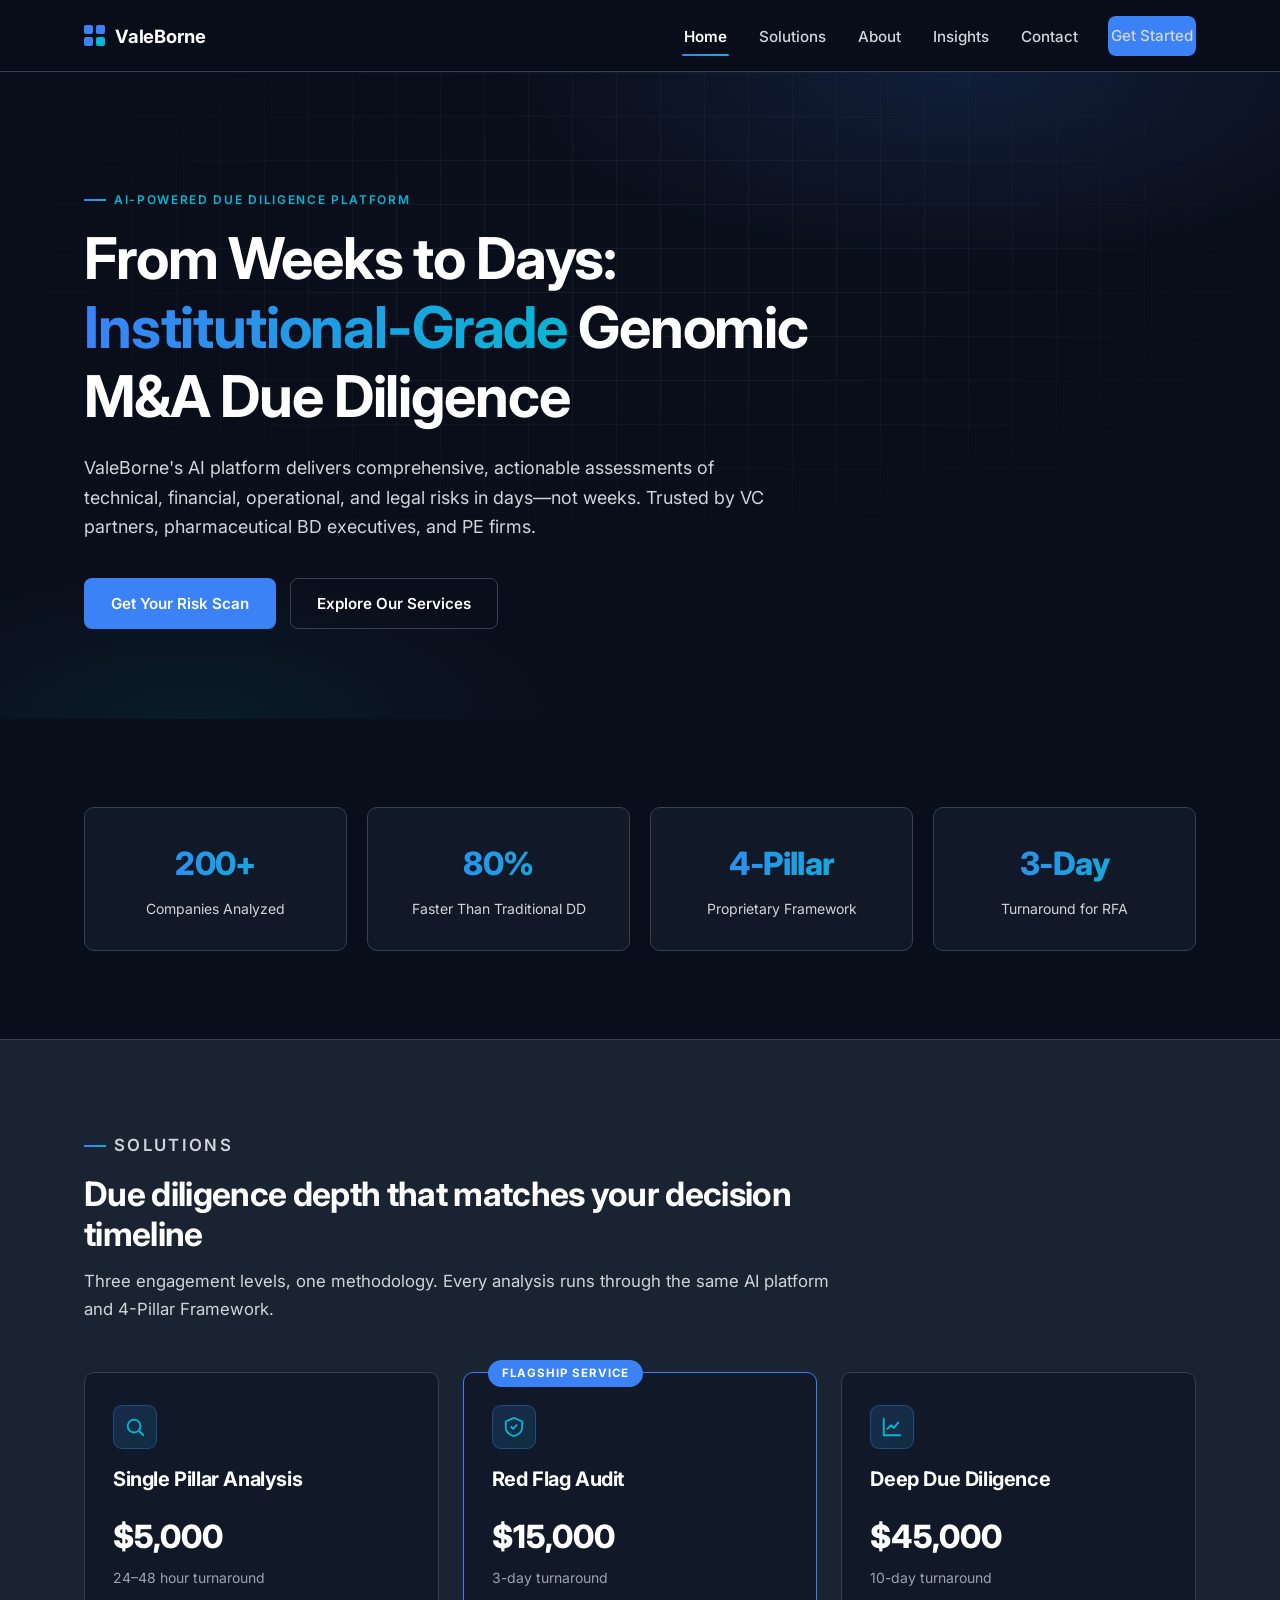
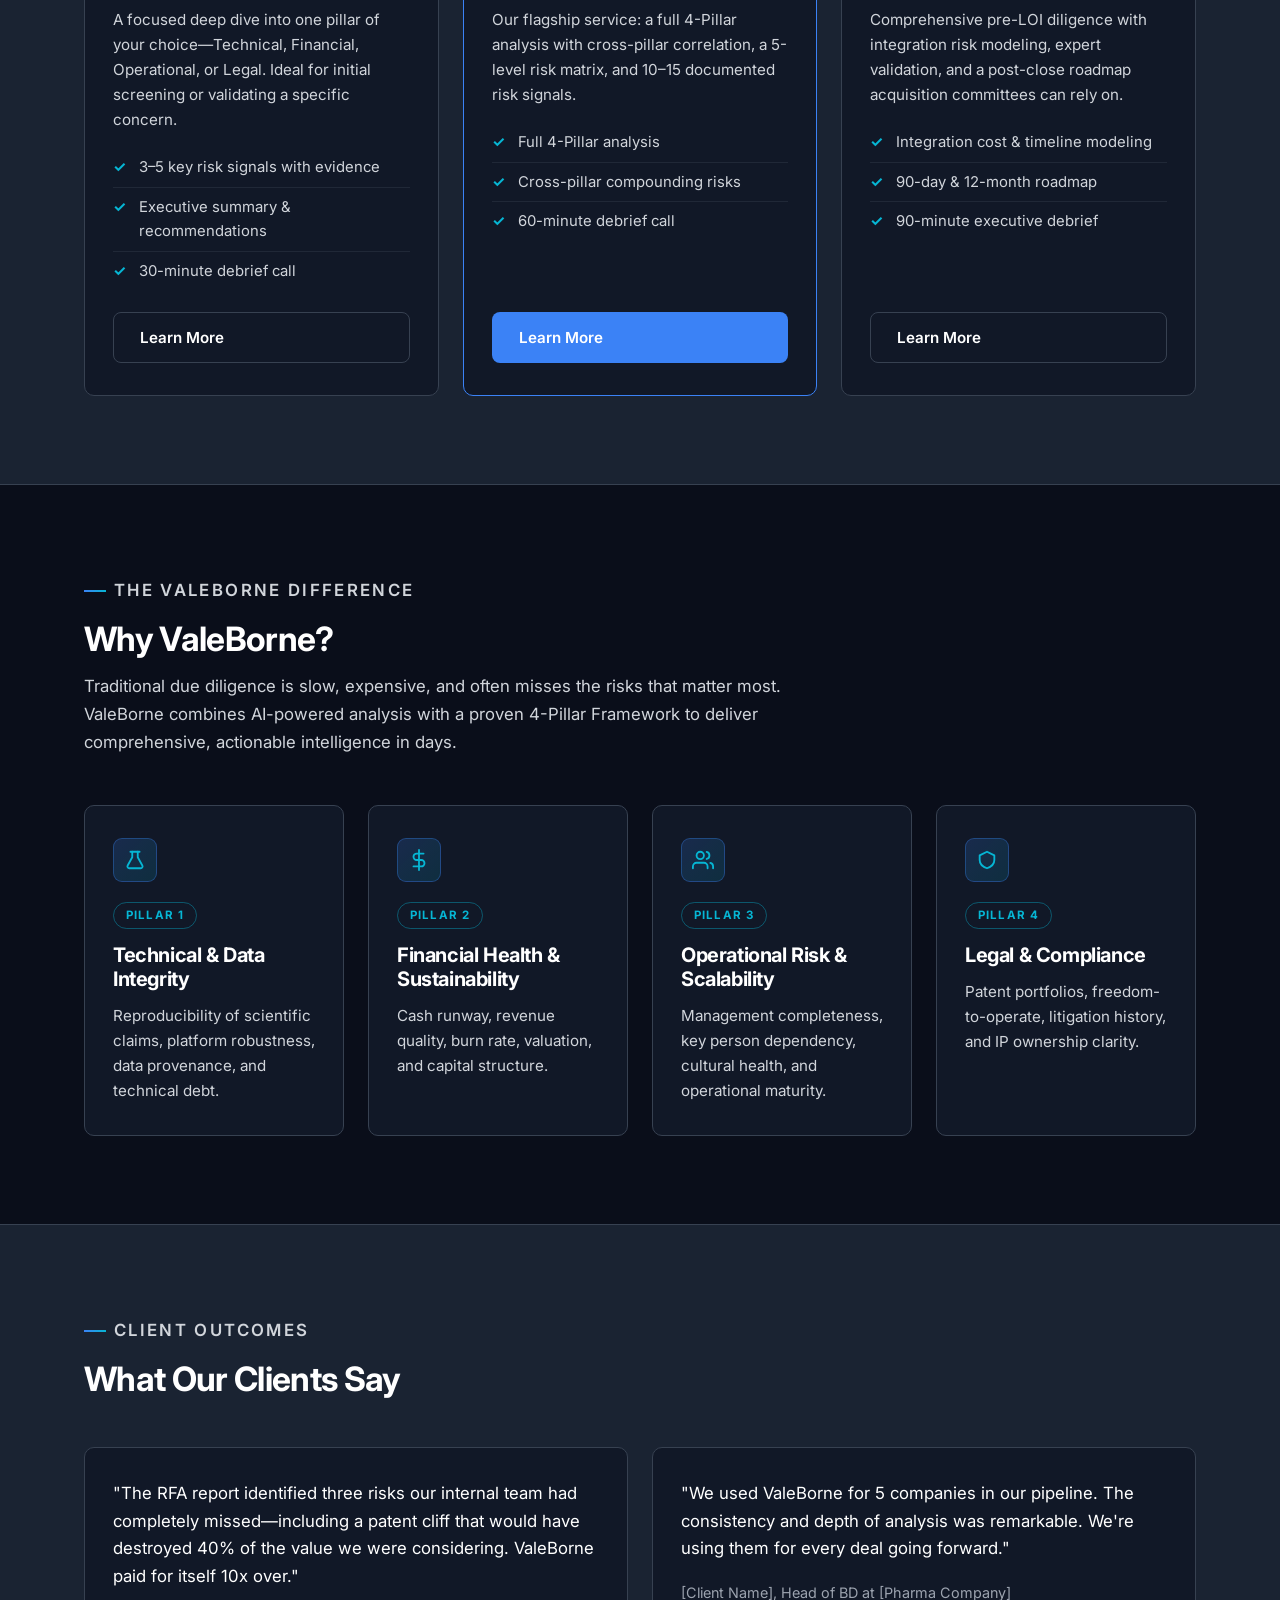
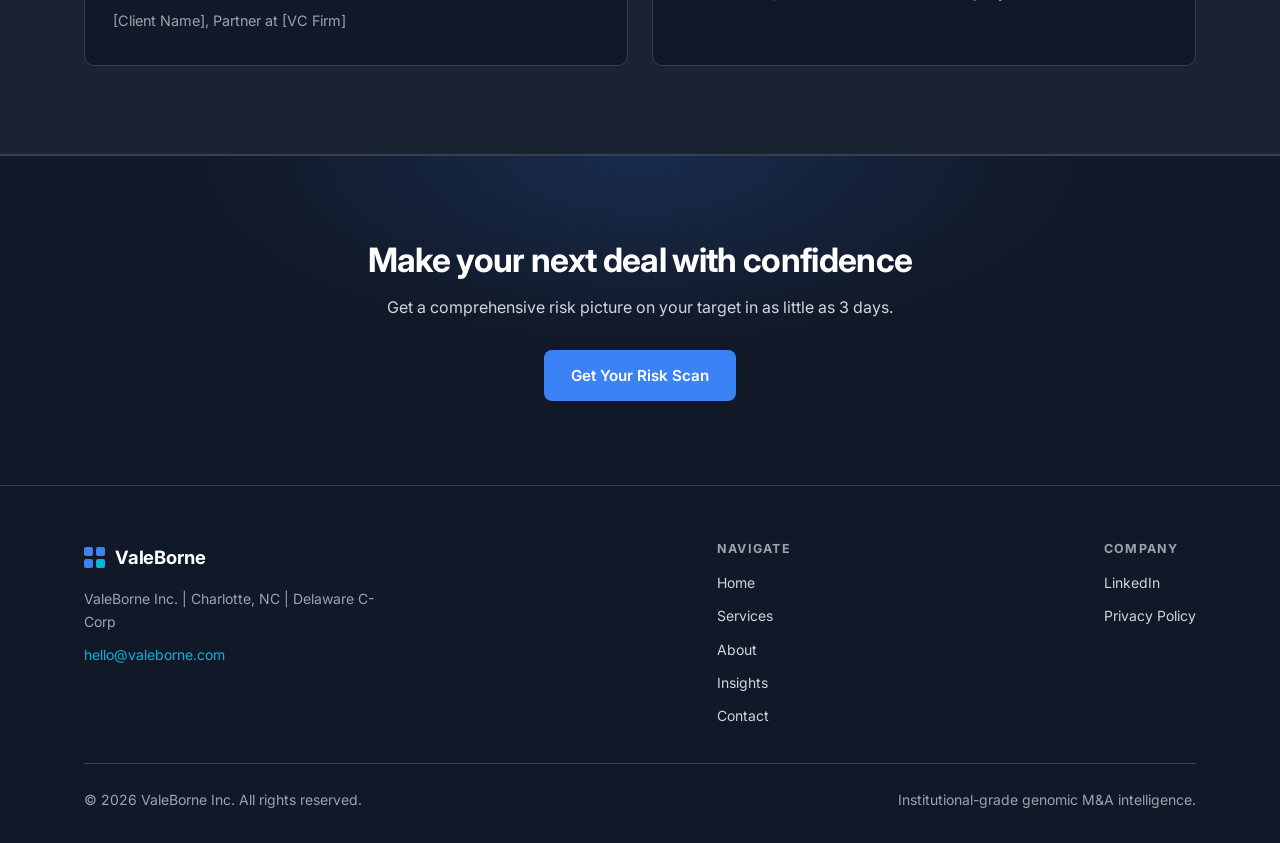
<file: index.html>
<!DOCTYPE html>
<html lang="en">
<head>
  <meta charset="UTF-8">
  <meta name="viewport" content="width=device-width, initial-scale=1.0">
  <title>ValeBorne | Institutional-Grade Genomic M&A Due Diligence</title>
  <meta name="description" content="ValeBorne's AI platform delivers comprehensive M&A due diligence for biotech and AI drug discovery companies in days, not weeks.">

  <!-- Inter from Google Fonts -->
  <link rel="preconnect" href="https://fonts.googleapis.com">
  <link rel="preconnect" href="https://fonts.gstatic.com" crossorigin>
  <link href="https://fonts.googleapis.com/css2?family=Inter:wght@400;500;600;700;800&display=swap" rel="stylesheet">

  <style>
/* ==========================================================================
   ValeBorne Inc. — Shared Stylesheet
   --------------------------------------------------------------------------
   CUSTOMIZATION: All brand colors, spacing, and type sizes are defined as
   CSS variables in :root below. Change them once, and every page updates.
   ========================================================================== */

:root {
  /* ---- Brand colors (edit here to re-theme the whole site) ---- */
  --bg:          #0A0E1A;   /* Primary dark navy background */
  --bg-2:        #1A2332;   /* Secondary, slightly lighter panels */
  --bg-3:        #111827;   /* Deep charcoal (cards, footer) */
  --accent:      #3B82F6;   /* Slate blue — primary accent / CTAs */
  --accent-2:    #06B6D4;   /* Cyan — secondary accent */
  --text:        #FFFFFF;   /* Primary text */
  --text-2:      #D1D5DB;   /* Secondary text */
  --text-3:      #9CA3AF;   /* Muted text (dates, captions) */
  --border:      #374151;   /* Borders and dividers */

  /* ---- Type scale ---- */
  --font: 'Inter', -apple-system, BlinkMacSystemFont, 'Segoe UI', sans-serif;
  --fs-hero:  clamp(2.2rem, 5vw, 3.6rem);
  --fs-h1:    clamp(2rem, 4vw, 3rem);
  --fs-h2:    clamp(1.5rem, 3vw, 2.1rem);
  --fs-h3:    1.25rem;
  --fs-body:  1rem;
  --fs-small: 0.875rem;

  /* ---- Layout ---- */
  --max-w: 1160px;
  --radius: 10px;
  --header-h: 72px;
}

/* ---- Reset & base ---- */
*, *::before, *::after { box-sizing: border-box; margin: 0; padding: 0; }

html { scroll-behavior: smooth; }

body {
  font-family: var(--font);
  background: var(--bg);
  color: var(--text);
  line-height: 1.65;
  font-size: var(--fs-body);
  -webkit-font-smoothing: antialiased;
}

img { max-width: 100%; display: block; }

a { color: var(--accent-2); text-decoration: none; }
a:hover { text-decoration: underline; }

h1, h2, h3, h4 { line-height: 1.2; font-weight: 700; letter-spacing: -0.02em; }

:focus-visible {
  outline: 2px solid var(--accent-2);
  outline-offset: 3px;
  border-radius: 3px;
}

.container {
  max-width: var(--max-w);
  margin: 0 auto;
  padding: 0 24px;
}

/* Eyebrow label above section headings */
.eyebrow {
  display: inline-flex;
  align-items: center;
  gap: 8px;
  font-size: 0.75rem;
  font-weight: 600;
  letter-spacing: 0.14em;
  text-transform: uppercase;
  color: var(--accent-2);
  margin-bottom: 14px;
}
.eyebrow::before {
  content: "";
  width: 22px; height: 2px;
  background: linear-gradient(90deg, var(--accent), var(--accent-2));
}

/* ==========================================================================
   HEADER & NAVIGATION
   ========================================================================== */
.site-header {
  position: sticky;
  top: 0;
  z-index: 100;
  height: var(--header-h);
  background: rgba(10, 14, 26, 0.85);
  backdrop-filter: blur(12px);
  -webkit-backdrop-filter: blur(12px);
  border-bottom: 1px solid var(--border);
}

.nav-inner {
  height: var(--header-h);
  display: flex;
  align-items: center;
  justify-content: space-between;
  gap: 24px;
}

/* Logo: wordmark + 4-pillar glyph (2x2 grid = the framework) */
.logo {
  display: flex;
  align-items: center;
  gap: 10px;
  font-weight: 700;
  font-size: 1.15rem;
  color: var(--text);
  letter-spacing: -0.01em;
}
.logo:hover { text-decoration: none; }

.logo-mark {
  display: grid;
  grid-template-columns: repeat(2, 9px);
  grid-template-rows: repeat(2, 9px);
  gap: 3px;
}
.logo-mark span { background: var(--accent); border-radius: 2px; }
.logo-mark span:last-child { background: var(--accent-2); }

.nav-links {
  display: flex;
  align-items: center;
  gap: 28px;
  list-style: none;
}
.nav-links a {
  color: var(--text-2);
  font-size: 0.95rem;
  font-weight: 500;
  padding: 6px 2px;
  position: relative;
  transition: color 0.2s ease;
}
.nav-links a:hover { color: var(--text); text-decoration: none; }

/* Current-page indicator */
.nav-links a.active { color: var(--text); font-weight: 600; }
.nav-links a.active::after {
  content: "";
  position: absolute;
  left: 0; right: 0; bottom: -4px;
  height: 2px;
  background: linear-gradient(90deg, var(--accent), var(--accent-2));
  border-radius: 2px;
}

/* Buttons */
.btn {
  display: inline-block;
  padding: 12px 26px;
  border-radius: 8px;
  font-weight: 600;
  font-size: 0.95rem;
  border: 1px solid transparent;
  cursor: pointer;
  transition: transform 0.18s ease, box-shadow 0.18s ease, background 0.18s ease, border-color 0.18s ease;
}
.btn:hover { text-decoration: none; transform: translateY(-2px); }

.btn-primary {
  background: var(--accent);
  color: #fff;
  box-shadow: 0 0 0 rgba(59, 130, 246, 0);
}
.btn-primary:hover {
  background: #2f6fe0;
  box-shadow: 0 8px 24px rgba(59, 130, 246, 0.35);
  color: #fff;
}

.btn-secondary {
  background: transparent;
  color: var(--text);
  border-color: var(--border);
}
.btn-secondary:hover { border-color: var(--accent-2); color: var(--accent-2); }

.btn-nav { padding: 10px 20px; font-size: 0.9rem; }

/* Mobile menu toggle (hidden on desktop) */
.menu-toggle {
  display: none;
  background: none;
  border: 1px solid var(--border);
  border-radius: 8px;
  padding: 8px 10px;
  cursor: pointer;
}
.menu-toggle span {
  display: block;
  width: 20px; height: 2px;
  background: var(--text);
  margin: 4px 0;
  transition: transform 0.25s ease, opacity 0.25s ease;
}
.menu-toggle[aria-expanded="true"] span:nth-child(1) { transform: translateY(6px) rotate(45deg); }
.menu-toggle[aria-expanded="true"] span:nth-child(2) { opacity: 0; }
.menu-toggle[aria-expanded="true"] span:nth-child(3) { transform: translateY(-6px) rotate(-45deg); }

/* ==========================================================================
   PAGE HERO / HEADERS
   ========================================================================== */
.hero {
  position: relative;
  padding: 110px 0 90px;
  overflow: hidden;
  /* Subtle radial glows suggest an intelligence platform, not a brochure */
  background:
    radial-gradient(ellipse 60% 50% at 75% 0%, rgba(59, 130, 246, 0.14), transparent 60%),
    radial-gradient(ellipse 50% 40% at 15% 100%, rgba(6, 182, 212, 0.08), transparent 60%),
    var(--bg);
}

/* Faint data-grid overlay — the site's ambient signature */
.hero::before {
  content: "";
  position: absolute;
  inset: 0;
  background-image:
    linear-gradient(rgba(55, 65, 81, 0.22) 1px, transparent 1px),
    linear-gradient(90deg, rgba(55, 65, 81, 0.22) 1px, transparent 1px);
  background-size: 44px 44px;
  mask-image: radial-gradient(ellipse 70% 65% at 50% 30%, black 30%, transparent 75%);
  -webkit-mask-image: radial-gradient(ellipse 70% 65% at 50% 30%, black 30%, transparent 75%);
  pointer-events: none;
}

.hero .container { position: relative; }

.hero h1 {
  font-size: var(--fs-hero);
  max-width: 820px;
  margin-bottom: 22px;
}
.hero h1 .grad {
  background: linear-gradient(92deg, var(--accent) 0%, var(--accent-2) 100%);
  -webkit-background-clip: text;
  background-clip: text;
  color: transparent;
}

.hero .sub {
  color: var(--text-2);
  font-size: 1.12rem;
  max-width: 680px;
  margin-bottom: 36px;
}

.hero-ctas { display: flex; gap: 14px; flex-wrap: wrap; }

/* Compact hero for interior pages */
.page-hero { padding: 84px 0 64px; }
.page-hero h1 { font-size: var(--fs-h1); }

/* ==========================================================================
   SECTIONS & GENERIC BLOCKS
   ========================================================================== */
.section { padding: 88px 0; }
.section.alt { background: var(--bg-2); border-top: 1px solid var(--border); border-bottom: 1px solid var(--border); }

.section-head { max-width: 760px; margin-bottom: 48px; }
.section-head h2 { font-size: var(--fs-h2); margin-bottom: 14px; }
.section-head p { color: var(--text-2); font-size: 1.05rem; }

/* Stat highlights (home page) */
.stats-grid {
  display: grid;
  grid-template-columns: repeat(4, 1fr);
  gap: 20px;
}
.stat {
  background: var(--bg-3);
  border: 1px solid var(--border);
  border-radius: var(--radius);
  padding: 30px 24px;
  text-align: center;
}
.stat .num {
  font-size: 2rem;
  font-weight: 800;
  letter-spacing: -0.02em;
  background: linear-gradient(92deg, var(--accent), var(--accent-2));
  -webkit-background-clip: text;
  background-clip: text;
  color: transparent;
}
.stat .label { color: var(--text-2); font-size: var(--fs-small); margin-top: 6px; }

/* Generic card grid */
.card-grid { display: grid; gap: 24px; }
.cols-2 { grid-template-columns: repeat(2, 1fr); }
.cols-3 { grid-template-columns: repeat(3, 1fr); }
.cols-4 { grid-template-columns: repeat(4, 1fr); }

.card {
  background: var(--bg-3);
  border: 1px solid var(--border);
  border-radius: var(--radius);
  padding: 32px 28px;
  position: relative;
  transition: transform 0.2s ease, border-color 0.2s ease, box-shadow 0.2s ease;
}
.card:hover {
  transform: translateY(-4px);
  border-color: rgba(59, 130, 246, 0.55);
  box-shadow: 0 14px 34px rgba(0, 0, 0, 0.4);
}

.card h3 { font-size: var(--fs-h3); margin-bottom: 12px; }
.card p { color: var(--text-2); font-size: 0.95rem; }

/* Icon chip used across cards */
.icon-chip {
  width: 44px; height: 44px;
  display: flex;
  align-items: center;
  justify-content: center;
  border-radius: 9px;
  margin-bottom: 18px;
  background: linear-gradient(135deg, rgba(59, 130, 246, 0.18), rgba(6, 182, 212, 0.14));
  border: 1px solid rgba(59, 130, 246, 0.35);
}
.icon-chip svg { width: 22px; height: 22px; stroke: var(--accent-2); }

/* Pillar tag (small numbered label) */
.pillar-tag {
  display: inline-block;
  font-size: 0.72rem;
  font-weight: 700;
  letter-spacing: 0.1em;
  text-transform: uppercase;
  color: var(--accent-2);
  border: 1px solid rgba(6, 182, 212, 0.4);
  border-radius: 999px;
  padding: 3px 12px;
  margin-bottom: 14px;
}

/* ==========================================================================
   SERVICES / PRICING
   ========================================================================== */
.service-card { display: flex; flex-direction: column; }

.service-card .price {
  font-size: 2rem;
  font-weight: 800;
  margin: 8px 0 2px;
}
.service-card .meta { color: var(--text-3); font-size: var(--fs-small); margin-bottom: 18px; }

.service-card ul {
  list-style: none;
  margin: 16px 0 22px;
  flex-grow: 1;
}
.service-card ul li {
  color: var(--text-2);
  font-size: 0.93rem;
  padding: 7px 0 7px 26px;
  position: relative;
  border-bottom: 1px solid rgba(55, 65, 81, 0.4);
}
.service-card ul li:last-child { border-bottom: none; }
.service-card ul li::before {
  content: "✓";
  position: absolute;
  left: 0;
  color: var(--accent-2);
  font-weight: 700;
}

/* Flagship (featured) service */
.service-card.featured { border-color: var(--accent); }
.service-card.featured::before {
  content: "Flagship service";
  position: absolute;
  top: -13px; left: 24px;
  background: var(--accent);
  color: #fff;
  font-size: 0.72rem;
  font-weight: 700;
  letter-spacing: 0.08em;
  text-transform: uppercase;
  padding: 4px 14px;
  border-radius: 999px;
}

/* Comparison table */
.compare-wrap { overflow-x: auto; border: 1px solid var(--border); border-radius: var(--radius); }
table.compare { width: 100%; border-collapse: collapse; min-width: 640px; background: var(--bg-3); }
table.compare th, table.compare td {
  padding: 16px 20px;
  text-align: left;
  font-size: 0.93rem;
  border-bottom: 1px solid var(--border);
}
table.compare th {
  background: var(--bg-2);
  color: var(--text);
  font-weight: 600;
  font-size: 0.85rem;
  letter-spacing: 0.05em;
  text-transform: uppercase;
}
table.compare td { color: var(--text-2); }
table.compare td:first-child { color: var(--text); font-weight: 600; }
table.compare tr:last-child td { border-bottom: none; }

/* Process timeline (day-by-day) */
.timeline { border-left: 2px solid var(--border); margin: 20px 0 6px 8px; }
.timeline .step { position: relative; padding: 0 0 22px 26px; }
.timeline .step:last-child { padding-bottom: 0; }
.timeline .step::before {
  content: "";
  position: absolute;
  left: -7px; top: 6px;
  width: 12px; height: 12px;
  border-radius: 50%;
  background: var(--bg);
  border: 2px solid var(--accent-2);
}
.timeline .step h4 { font-size: 0.95rem; margin-bottom: 4px; color: var(--accent-2); }
.timeline .step p { color: var(--text-2); font-size: 0.92rem; }

/* ==========================================================================
   TEAM
   ========================================================================== */
.team-card { text-align: left; }
.team-card img {
  width: 88px; height: 88px;
  border-radius: 50%;
  border: 2px solid var(--border);
  margin-bottom: 18px;
}
.team-card .role {
  color: var(--accent-2);
  font-size: var(--fs-small);
  font-weight: 600;
  margin-bottom: 12px;
}

/* ==========================================================================
   INSIGHTS / ARTICLES
   ========================================================================== */
.article-card { padding: 0; overflow: hidden; display: flex; flex-direction: column; }
.article-card img { width: 100%; height: 180px; object-fit: cover; }
.article-body { padding: 26px 26px 28px; display: flex; flex-direction: column; flex-grow: 1; }
.article-meta { display: flex; align-items: center; gap: 12px; margin-bottom: 12px; }
.cat-tag {
  font-size: 0.7rem;
  font-weight: 700;
  letter-spacing: 0.08em;
  text-transform: uppercase;
  color: var(--accent);
  background: rgba(59, 130, 246, 0.12);
  border: 1px solid rgba(59, 130, 246, 0.35);
  border-radius: 999px;
  padding: 3px 12px;
}
.article-meta time { color: var(--text-3); font-size: 0.8rem; }
.article-body h3 { font-size: 1.15rem; margin-bottom: 10px; }
.article-body p { flex-grow: 1; margin-bottom: 16px; }
.read-more { font-weight: 600; font-size: 0.9rem; }
.read-more::after { content: " →"; }

/* Newsletter / inline forms */
.inline-form { display: flex; gap: 12px; max-width: 520px; flex-wrap: wrap; }
.inline-form input[type="email"] { flex: 1 1 260px; }

/* ==========================================================================
   FORMS (contact page)
   ========================================================================== */
input, select, textarea {
  width: 100%;
  background: var(--bg-3);
  border: 1px solid var(--border);
  border-radius: 8px;
  color: var(--text);
  font-family: var(--font);
  font-size: 0.95rem;
  padding: 13px 16px;
  transition: border-color 0.2s ease, box-shadow 0.2s ease;
}
input:focus, select:focus, textarea:focus {
  outline: none;
  border-color: var(--accent);
  box-shadow: 0 0 0 3px rgba(59, 130, 246, 0.18);
}
textarea { resize: vertical; min-height: 140px; }
label {
  display: block;
  font-size: var(--fs-small);
  font-weight: 600;
  color: var(--text-2);
  margin-bottom: 7px;
}
.form-row { display: grid; grid-template-columns: 1fr 1fr; gap: 20px; }
.form-group { margin-bottom: 22px; }
.required { color: var(--accent-2); }

.form-note {
  display: none;
  margin-top: 18px;
  padding: 14px 18px;
  border-radius: 8px;
  border: 1px solid rgba(6, 182, 212, 0.5);
  background: rgba(6, 182, 212, 0.08);
  color: var(--text);
  font-size: 0.92rem;
}
.form-note.show { display: block; }

/* ==========================================================================
   CTA BAND
   ========================================================================== */
.cta-band {
  background:
    radial-gradient(ellipse 55% 90% at 50% 0%, rgba(59, 130, 246, 0.18), transparent 65%),
    var(--bg-3);
  border-top: 1px solid var(--border);
  text-align: center;
  padding: 84px 0;
}
.cta-band h2 { font-size: var(--fs-h2); margin-bottom: 14px; }
.cta-band p { color: var(--text-2); max-width: 560px; margin: 0 auto 30px; }

/* ==========================================================================
   FOOTER
   ========================================================================== */
.site-footer {
  background: var(--bg-3);
  border-top: 1px solid var(--border);
  padding: 56px 0 32px;
  font-size: var(--fs-small);
  color: var(--text-3);
}
.footer-top {
  display: flex;
  justify-content: space-between;
  gap: 40px;
  flex-wrap: wrap;
  margin-bottom: 36px;
}
.footer-brand { max-width: 320px; }
.footer-brand .logo { margin-bottom: 14px; }
.footer-nav ul { list-style: none; display: flex; flex-direction: column; gap: 10px; }
.footer-nav a { color: var(--text-2); }
.footer-nav a:hover { color: var(--accent-2); }
.footer-nav h4 {
  font-size: 0.78rem;
  text-transform: uppercase;
  letter-spacing: 0.1em;
  color: var(--text-3);
  margin-bottom: 14px;
}
.footer-bottom {
  border-top: 1px solid var(--border);
  padding-top: 24px;
  display: flex;
  justify-content: space-between;
  gap: 16px;
  flex-wrap: wrap;
}

/* ==========================================================================
   SCROLL-TRIGGERED REVEAL (paired with main.js IntersectionObserver)
   ========================================================================== */
.reveal {
  opacity: 0;
  transform: translateY(22px);
  transition: opacity 0.6s ease, transform 0.6s ease;
}
.reveal.visible { opacity: 1; transform: translateY(0); }
/* Optional stagger helpers */
.reveal.d1 { transition-delay: 0.08s; }
.reveal.d2 { transition-delay: 0.16s; }
.reveal.d3 { transition-delay: 0.24s; }

/* Respect users who prefer reduced motion */
@media (prefers-reduced-motion: reduce) {
  html { scroll-behavior: auto; }
  .reveal { opacity: 1; transform: none; transition: none; }
  .btn, .card { transition: none; }
}

/* ==========================================================================
   RESPONSIVE BREAKPOINTS
   ========================================================================== */
@media (max-width: 960px) {
  .cols-4 { grid-template-columns: repeat(2, 1fr); }
  .cols-3 { grid-template-columns: repeat(2, 1fr); }
  .stats-grid { grid-template-columns: repeat(2, 1fr); }
}

@media (max-width: 720px) {
  .section { padding: 64px 0; }
  .hero { padding: 76px 0 60px; }

  /* Mobile navigation: collapses into a dropdown panel */
  .menu-toggle { display: block; }
  .nav-links {
    position: absolute;
    top: var(--header-h);
    left: 0; right: 0;
    flex-direction: column;
    align-items: stretch;
    gap: 0;
    background: var(--bg-3);
    border-bottom: 1px solid var(--border);
    padding: 8px 24px 20px;
    display: none;
  }
  .nav-links.open { display: flex; }
  .nav-links li { border-bottom: 1px solid rgba(55, 65, 81, 0.5); }
  .nav-links li:last-child { border-bottom: none; padding-top: 14px; }
  .nav-links a { display: block; padding: 14px 2px; }
  .nav-links a.active::after { display: none; }
  .nav-links a.active { color: var(--accent-2); }

  .cols-2, .cols-3, .cols-4 { grid-template-columns: 1fr; }
  .form-row { grid-template-columns: 1fr; }
  .stats-grid { grid-template-columns: 1fr 1fr; }
}

@media (max-width: 440px) {
  .stats-grid { grid-template-columns: 1fr; }
}

  </style>
</head>
<body>

  <!-- ================= HEADER (consistent across all pages) ================= -->
  <header class="site-header">
    <div class="container nav-inner">
      <a href="index.html" class="logo" aria-label="ValeBorne home">
        <span class="logo-mark" aria-hidden="true"><span></span><span></span><span></span><span></span></span>
        ValeBorne
      </a>
      <button class="menu-toggle" aria-expanded="false" aria-label="Toggle navigation menu">
        <span></span><span></span><span></span>
      </button>
      <ul class="nav-links">
        <li><a href="index.html" class="active" aria-current="page">Home</a></li>
        <li><a href="services.html">Solutions</a></li>
        <li><a href="about.html">About</a></li>
        <li><a href="insights.html">Insights</a></li>
        <li><a href="contact.html">Contact</a></li>
        <li><a href="contact.html" class="btn btn-primary btn-nav">Get Started</a></li>
      </ul>
    </div>
  </header>

  <main>

    <!-- ================= HERO ================= -->
    <section class="hero">
      <div class="container">
        <p class="eyebrow reveal">AI-Powered Due Diligence Platform</p>
        <h1 class="reveal">From Weeks to Days: <span class="grad">Institutional-Grade</span> Genomic M&A Due Diligence</h1>
        <p class="sub reveal d1">ValeBorne's AI platform delivers comprehensive, actionable assessments of technical, financial, operational, and legal risks in days—not weeks. Trusted by VC partners, pharmaceutical BD executives, and PE firms.</p>
        <div class="hero-ctas reveal d2">
          <a href="contact.html" class="btn btn-primary">Get Your Risk Scan</a>
          <a href="services.html" class="btn btn-secondary">Explore Our Services</a>
        </div>
      </div>
    </section>

    <!-- ================= DATA HIGHLIGHTS ================= -->
    <section class="section" aria-label="Key metrics">
      <div class="container">
        <div class="stats-grid">
          <div class="stat reveal"><div class="num">200+</div><div class="label">Companies Analyzed</div></div>
          <div class="stat reveal d1"><div class="num">80%</div><div class="label">Faster Than Traditional DD</div></div>
          <div class="stat reveal d2"><div class="num">4-Pillar</div><div class="label">Proprietary Framework</div></div>
          <div class="stat reveal d3"><div class="num">3-Day</div><div class="label">Turnaround for RFA</div></div>
        </div>
      </div>
    </section>

    <!-- ================= SERVICES OVERVIEW ================= -->
    <section class="section alt">
      <div class="container">
        <div class="section-head reveal">
          <p class="eyebrow">Solutions</p>
          <h2>Due diligence depth that matches your decision timeline</h2>
          <p>Three engagement levels, one methodology. Every analysis runs through the same AI platform and 4-Pillar Framework.</p>
        </div>
        <div class="card-grid cols-3">
          <!-- Service card 1 -->
          <div class="card service-card reveal">
            <div class="icon-chip" aria-hidden="true">
              <svg viewBox="0 0 24 24" fill="none" stroke-width="2" stroke-linecap="round"><circle cx="11" cy="11" r="7"/><path d="M21 21l-4.35-4.35"/></svg>
            </div>
            <h3>Single Pillar Analysis</h3>
            <div class="price">$5,000</div>
            <div class="meta">24–48 hour turnaround</div>
            <p>A focused deep dive into one pillar of your choice—Technical, Financial, Operational, or Legal. Ideal for initial screening or validating a specific concern.</p>
            <ul>
              <li>3–5 key risk signals with evidence</li>
              <li>Executive summary &amp; recommendations</li>
              <li>30-minute debrief call</li>
            </ul>
            <a href="services.html" class="btn btn-secondary">Learn More</a>
          </div>
          <!-- Service card 2 (flagship) -->
          <div class="card service-card featured reveal d1">
            <div class="icon-chip" aria-hidden="true">
              <svg viewBox="0 0 24 24" fill="none" stroke-width="2" stroke-linecap="round" stroke-linejoin="round"><path d="M12 2l9 4v6c0 5-4 8.5-9 10-5-1.5-9-5-9-10V6l9-4z"/><path d="M9 12l2 2 4-4"/></svg>
            </div>
            <h3>Red Flag Audit</h3>
            <div class="price">$15,000</div>
            <div class="meta">3-day turnaround</div>
            <p>Our flagship service: a full 4-Pillar analysis with cross-pillar correlation, a 5-level risk matrix, and 10–15 documented risk signals.</p>
            <ul>
              <li>Full 4-Pillar analysis</li>
              <li>Cross-pillar compounding risks</li>
              <li>60-minute debrief call</li>
            </ul>
            <a href="services.html" class="btn btn-primary">Learn More</a>
          </div>
          <!-- Service card 3 -->
          <div class="card service-card reveal d2">
            <div class="icon-chip" aria-hidden="true">
              <svg viewBox="0 0 24 24" fill="none" stroke-width="2" stroke-linecap="round" stroke-linejoin="round"><path d="M3 3v18h18"/><path d="M7 14l4-4 3 3 5-6"/></svg>
            </div>
            <h3>Deep Due Diligence</h3>
            <div class="price">$45,000</div>
            <div class="meta">10-day turnaround</div>
            <p>Comprehensive pre-LOI diligence with integration risk modeling, expert validation, and a post-close roadmap acquisition committees can rely on.</p>
            <ul>
              <li>Integration cost &amp; timeline modeling</li>
              <li>90-day &amp; 12-month roadmap</li>
              <li>90-minute executive debrief</li>
            </ul>
            <a href="services.html" class="btn btn-secondary">Learn More</a>
          </div>
        </div>
      </div>
    </section>

    <!-- ================= THE VALEBORNE DIFFERENCE ================= -->
    <section class="section">
      <div class="container">
        <div class="section-head reveal">
          <p class="eyebrow">The ValeBorne Difference</p>
          <h2>Why ValeBorne?</h2>
          <p>Traditional due diligence is slow, expensive, and often misses the risks that matter most. ValeBorne combines AI-powered analysis with a proven 4-Pillar Framework to deliver comprehensive, actionable intelligence in days.</p>
        </div>
        <div class="card-grid cols-4">
          <div class="card reveal">
            <div class="icon-chip" aria-hidden="true">
              <svg viewBox="0 0 24 24" fill="none" stroke-width="2" stroke-linecap="round" stroke-linejoin="round"><path d="M9 3v6l-5 9a2 2 0 0 0 1.8 3h12.4a2 2 0 0 0 1.8-3l-5-9V3"/><path d="M7 3h10"/></svg>
            </div>
            <span class="pillar-tag">Pillar 1</span>
            <h3>Technical &amp; Data Integrity</h3>
            <p>Reproducibility of scientific claims, platform robustness, data provenance, and technical debt.</p>
          </div>
          <div class="card reveal d1">
            <div class="icon-chip" aria-hidden="true">
              <svg viewBox="0 0 24 24" fill="none" stroke-width="2" stroke-linecap="round" stroke-linejoin="round"><path d="M12 1v22"/><path d="M17 5H9.5a3.5 3.5 0 0 0 0 7h5a3.5 3.5 0 0 1 0 7H6"/></svg>
            </div>
            <span class="pillar-tag">Pillar 2</span>
            <h3>Financial Health &amp; Sustainability</h3>
            <p>Cash runway, revenue quality, burn rate, valuation, and capital structure.</p>
          </div>
          <div class="card reveal d2">
            <div class="icon-chip" aria-hidden="true">
              <svg viewBox="0 0 24 24" fill="none" stroke-width="2" stroke-linecap="round" stroke-linejoin="round"><path d="M17 21v-2a4 4 0 0 0-4-4H5a4 4 0 0 0-4 4v2"/><circle cx="9" cy="7" r="4"/><path d="M23 21v-2a4 4 0 0 0-3-3.87"/><path d="M16 3.13a4 4 0 0 1 0 7.75"/></svg>
            </div>
            <span class="pillar-tag">Pillar 3</span>
            <h3>Operational Risk &amp; Scalability</h3>
            <p>Management completeness, key person dependency, cultural health, and operational maturity.</p>
          </div>
          <div class="card reveal d3">
            <div class="icon-chip" aria-hidden="true">
              <svg viewBox="0 0 24 24" fill="none" stroke-width="2" stroke-linecap="round" stroke-linejoin="round"><path d="M12 3l8 4v5c0 4.5-3.5 7.5-8 9-4.5-1.5-8-4.5-8-9V7l8-4z"/></svg>
            </div>
            <span class="pillar-tag">Pillar 4</span>
            <h3>Legal &amp; Compliance</h3>
            <p>Patent portfolios, freedom-to-operate, litigation history, and IP ownership clarity.</p>
          </div>
        </div>
      </div>
    </section>

    <!-- ================= TESTIMONIALS ================= -->
    <section class="section alt">
      <div class="container">
        <div class="section-head reveal">
          <p class="eyebrow">Client Outcomes</p>
          <h2>What Our Clients Say</h2>
        </div>
        <div class="card-grid cols-2">
          <!-- PLACEHOLDER: replace names and firms with real client attributions -->
          <blockquote class="card reveal" style="margin:0;">
            <p style="font-size:1.05rem; color:var(--text); margin-bottom:18px;">"The RFA report identified three risks our internal team had completely missed—including a patent cliff that would have destroyed 40% of the value we were considering. ValeBorne paid for itself 10x over."</p>
            <footer style="color:var(--text-3); font-size:0.9rem;">[Client Name], Partner at [VC Firm]</footer>
          </blockquote>
          <blockquote class="card reveal d1" style="margin:0;">
            <p style="font-size:1.05rem; color:var(--text); margin-bottom:18px;">"We used ValeBorne for 5 companies in our pipeline. The consistency and depth of analysis was remarkable. We're using them for every deal going forward."</p>
            <footer style="color:var(--text-3); font-size:0.9rem;">[Client Name], Head of BD at [Pharma Company]</footer>
          </blockquote>
        </div>
      </div>
    </section>

    <!-- ================= CTA BAND ================= -->
    <section class="cta-band">
      <div class="container reveal">
        <h2>Make your next deal with confidence</h2>
        <p>Get a comprehensive risk picture on your target in as little as 3 days.</p>
        <a href="contact.html" class="btn btn-primary">Get Your Risk Scan</a>
      </div>
    </section>

  </main>

  <!-- ================= FOOTER (consistent across all pages) ================= -->
  <footer class="site-footer">
    <div class="container">
      <div class="footer-top">
        <div class="footer-brand">
          <a href="index.html" class="logo">
            <span class="logo-mark" aria-hidden="true"><span></span><span></span><span></span><span></span></span>
            ValeBorne
          </a>
          <p>ValeBorne Inc. | Charlotte, NC | Delaware C-Corp</p>
          <p style="margin-top:10px;"><a href="mailto:hello@valeborne.com">hello@valeborne.com</a></p>
        </div>
        <nav class="footer-nav" aria-label="Footer navigation">
          <h4>Navigate</h4>
          <ul>
            <li><a href="index.html">Home</a></li>
            <li><a href="services.html">Services</a></li>
            <li><a href="about.html">About</a></li>
            <li><a href="insights.html">Insights</a></li>
            <li><a href="contact.html">Contact</a></li>
          </ul>
        </nav>
        <nav class="footer-nav" aria-label="Company links">
          <h4>Company</h4>
          <ul>
            <li><a href="#" rel="noopener">LinkedIn</a></li> <!-- PLACEHOLDER: add LinkedIn URL -->
            <li><a href="#">Privacy Policy</a></li> <!-- PLACEHOLDER: add privacy policy page -->
          </ul>
        </nav>
      </div>
      <div class="footer-bottom">
        <span>© 2026 ValeBorne Inc. All rights reserved.</span>
        <span>Institutional-grade genomic M&amp;A intelligence.</span>
      </div>
    </div>
  </footer>

  <script>
/* ==========================================================================
   ValeBorne Inc. — Shared JavaScript
   Handles: mobile navigation, scroll-triggered reveal animations,
   and demo form submissions (contact + newsletter).
   No frameworks. No dependencies.
   ========================================================================== */

(function () {
  'use strict';

  /* ---- 1. Mobile navigation toggle ---- */
  const toggle = document.querySelector('.menu-toggle');
  const navLinks = document.querySelector('.nav-links');

  if (toggle && navLinks) {
    toggle.addEventListener('click', function () {
      const isOpen = navLinks.classList.toggle('open');
      toggle.setAttribute('aria-expanded', String(isOpen));
    });

    // Close the menu when a link is tapped (mobile UX nicety)
    navLinks.addEventListener('click', function (e) {
      if (e.target.tagName === 'A') {
        navLinks.classList.remove('open');
        toggle.setAttribute('aria-expanded', 'false');
      }
    });
  }

  /* ---- 2. Scroll-triggered reveal animations ----
     Elements with the class .reveal fade/slide in when they enter the
     viewport. Respects prefers-reduced-motion via CSS (see style.css). */
  const revealEls = document.querySelectorAll('.reveal');

  if ('IntersectionObserver' in window && revealEls.length) {
    const observer = new IntersectionObserver(
      function (entries) {
        entries.forEach(function (entry) {
          if (entry.isIntersecting) {
            entry.target.classList.add('visible');
            observer.unobserve(entry.target); // animate once
          }
        });
      },
      { threshold: 0.12 }
    );
    revealEls.forEach(function (el) { observer.observe(el); });
  } else {
    // Fallback for very old browsers: show everything immediately
    revealEls.forEach(function (el) { el.classList.add('visible'); });
  }

  /* ---- 3. Demo form handling ----
     Forms with [data-demo-form] show a confirmation message instead of
     posting anywhere. Replace with a real backend (Formspree, Netlify
     Forms, etc.) before launch — see the README. */
  document.querySelectorAll('form[data-demo-form]').forEach(function (form) {
    form.addEventListener('submit', function (e) {
      e.preventDefault();

      // Basic HTML5 validity check
      if (!form.checkValidity()) {
        form.reportValidity();
        return;
      }

      const note = form.querySelector('.form-note');
      if (note) {
        note.classList.add('show');
        note.setAttribute('role', 'status');
      }
      form.reset();
    });
  });
})();

  </script>
</body>
</html>
</file>
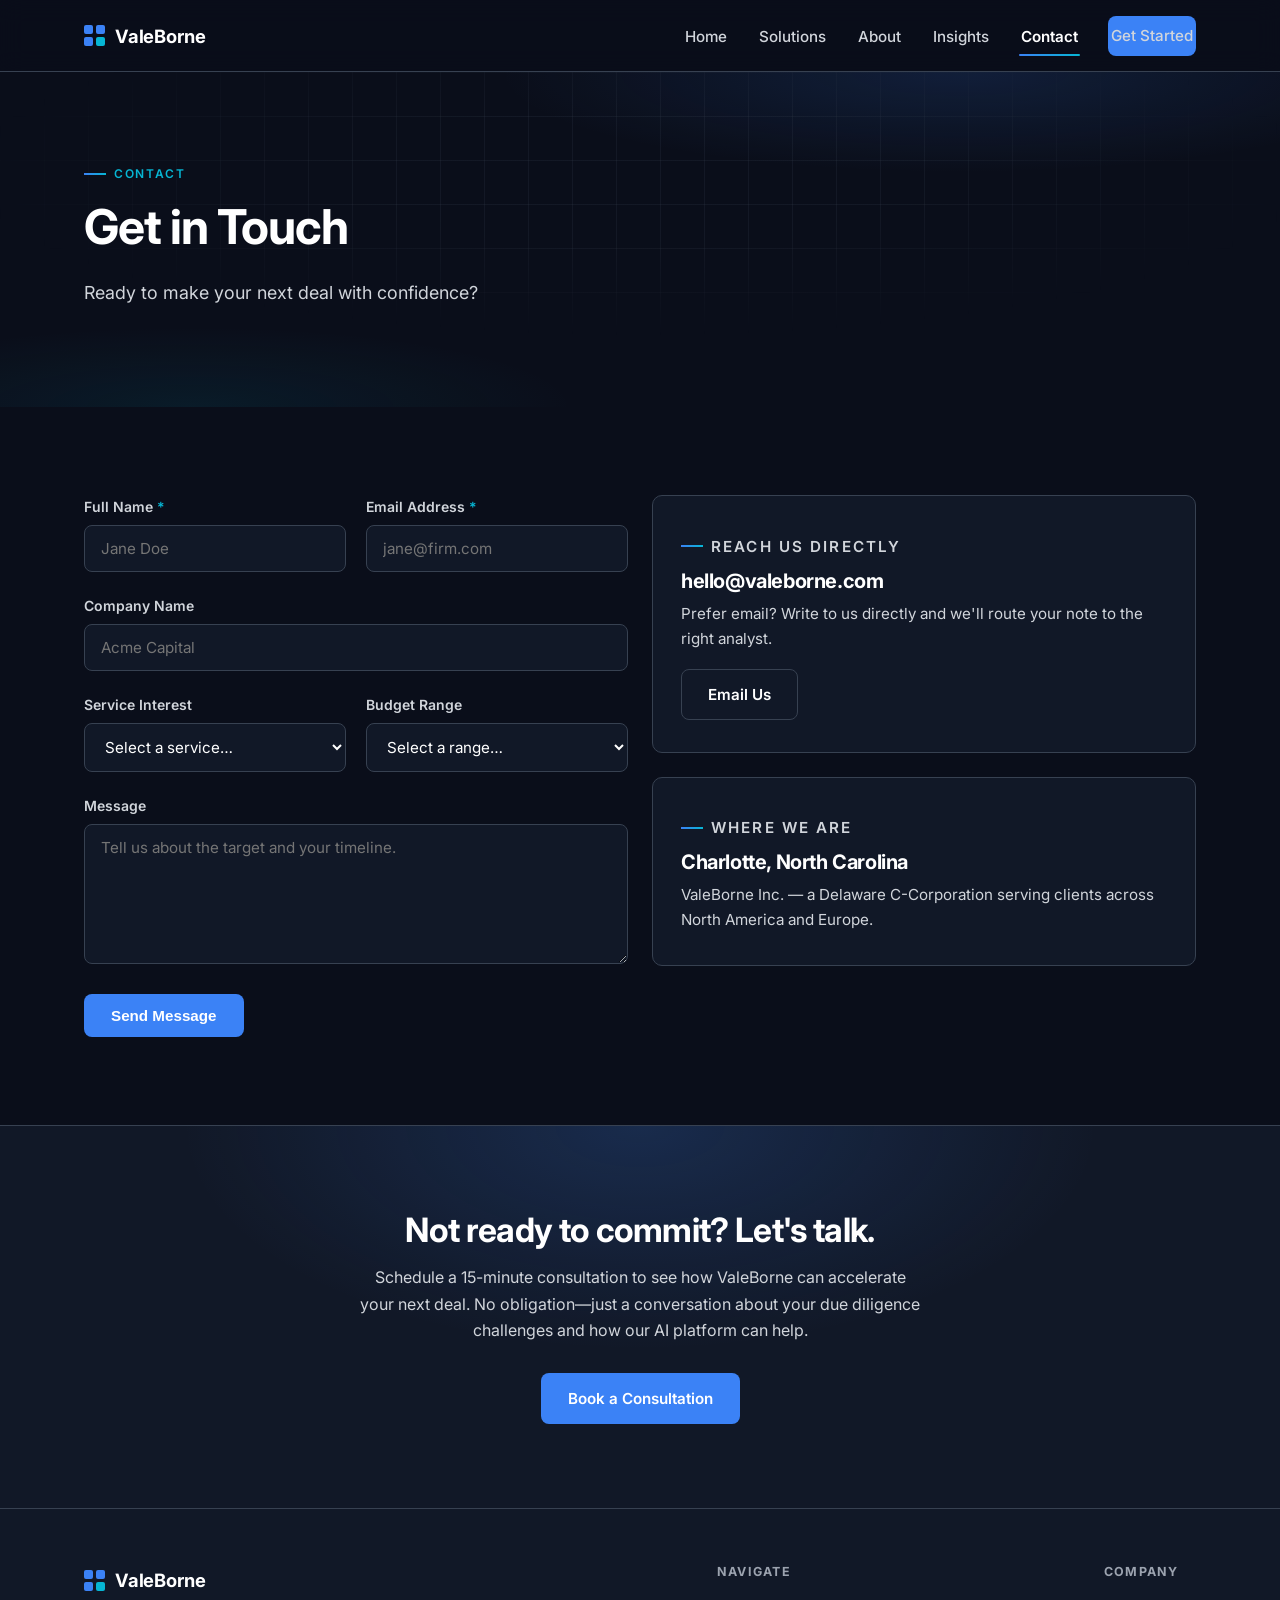
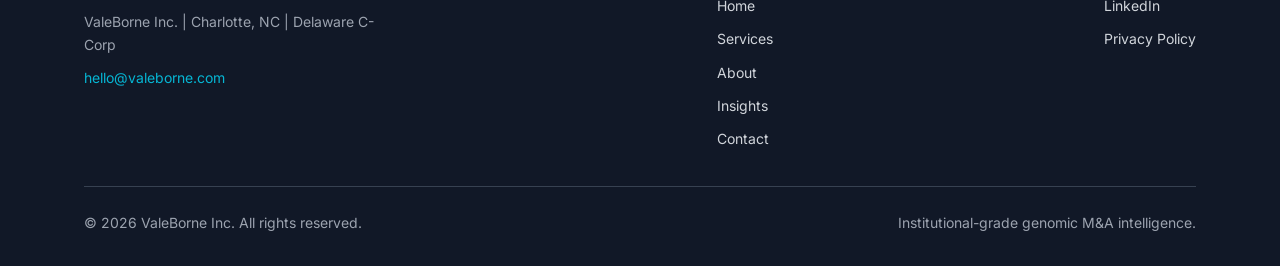
<file: contact.html>
<!DOCTYPE html>
<html lang="en">
<head>
  <meta charset="UTF-8">
  <meta name="viewport" content="width=device-width, initial-scale=1.0">
  <title>Contact | ValeBorne Inc.</title>
  <meta name="description" content="Get in touch with ValeBorne. Ready to make your next deal with confidence? Contact us or book a 15-minute consultation.">

  <link rel="preconnect" href="https://fonts.googleapis.com">
  <link rel="preconnect" href="https://fonts.gstatic.com" crossorigin>
  <link href="https://fonts.googleapis.com/css2?family=Inter:wght@400;500;600;700;800&display=swap" rel="stylesheet">

  <style>
/* ==========================================================================
   ValeBorne Inc. — Shared Stylesheet
   --------------------------------------------------------------------------
   CUSTOMIZATION: All brand colors, spacing, and type sizes are defined as
   CSS variables in :root below. Change them once, and every page updates.
   ========================================================================== */

:root {
  /* ---- Brand colors (edit here to re-theme the whole site) ---- */
  --bg:          #0A0E1A;   /* Primary dark navy background */
  --bg-2:        #1A2332;   /* Secondary, slightly lighter panels */
  --bg-3:        #111827;   /* Deep charcoal (cards, footer) */
  --accent:      #3B82F6;   /* Slate blue — primary accent / CTAs */
  --accent-2:    #06B6D4;   /* Cyan — secondary accent */
  --text:        #FFFFFF;   /* Primary text */
  --text-2:      #D1D5DB;   /* Secondary text */
  --text-3:      #9CA3AF;   /* Muted text (dates, captions) */
  --border:      #374151;   /* Borders and dividers */

  /* ---- Type scale ---- */
  --font: 'Inter', -apple-system, BlinkMacSystemFont, 'Segoe UI', sans-serif;
  --fs-hero:  clamp(2.2rem, 5vw, 3.6rem);
  --fs-h1:    clamp(2rem, 4vw, 3rem);
  --fs-h2:    clamp(1.5rem, 3vw, 2.1rem);
  --fs-h3:    1.25rem;
  --fs-body:  1rem;
  --fs-small: 0.875rem;

  /* ---- Layout ---- */
  --max-w: 1160px;
  --radius: 10px;
  --header-h: 72px;
}

/* ---- Reset & base ---- */
*, *::before, *::after { box-sizing: border-box; margin: 0; padding: 0; }

html { scroll-behavior: smooth; }

body {
  font-family: var(--font);
  background: var(--bg);
  color: var(--text);
  line-height: 1.65;
  font-size: var(--fs-body);
  -webkit-font-smoothing: antialiased;
}

img { max-width: 100%; display: block; }

a { color: var(--accent-2); text-decoration: none; }
a:hover { text-decoration: underline; }

h1, h2, h3, h4 { line-height: 1.2; font-weight: 700; letter-spacing: -0.02em; }

:focus-visible {
  outline: 2px solid var(--accent-2);
  outline-offset: 3px;
  border-radius: 3px;
}

.container {
  max-width: var(--max-w);
  margin: 0 auto;
  padding: 0 24px;
}

/* Eyebrow label above section headings */
.eyebrow {
  display: inline-flex;
  align-items: center;
  gap: 8px;
  font-size: 0.75rem;
  font-weight: 600;
  letter-spacing: 0.14em;
  text-transform: uppercase;
  color: var(--accent-2);
  margin-bottom: 14px;
}
.eyebrow::before {
  content: "";
  width: 22px; height: 2px;
  background: linear-gradient(90deg, var(--accent), var(--accent-2));
}

/* ==========================================================================
   HEADER & NAVIGATION
   ========================================================================== */
.site-header {
  position: sticky;
  top: 0;
  z-index: 100;
  height: var(--header-h);
  background: rgba(10, 14, 26, 0.85);
  backdrop-filter: blur(12px);
  -webkit-backdrop-filter: blur(12px);
  border-bottom: 1px solid var(--border);
}

.nav-inner {
  height: var(--header-h);
  display: flex;
  align-items: center;
  justify-content: space-between;
  gap: 24px;
}

/* Logo: wordmark + 4-pillar glyph (2x2 grid = the framework) */
.logo {
  display: flex;
  align-items: center;
  gap: 10px;
  font-weight: 700;
  font-size: 1.15rem;
  color: var(--text);
  letter-spacing: -0.01em;
}
.logo:hover { text-decoration: none; }

.logo-mark {
  display: grid;
  grid-template-columns: repeat(2, 9px);
  grid-template-rows: repeat(2, 9px);
  gap: 3px;
}
.logo-mark span { background: var(--accent); border-radius: 2px; }
.logo-mark span:last-child { background: var(--accent-2); }

.nav-links {
  display: flex;
  align-items: center;
  gap: 28px;
  list-style: none;
}
.nav-links a {
  color: var(--text-2);
  font-size: 0.95rem;
  font-weight: 500;
  padding: 6px 2px;
  position: relative;
  transition: color 0.2s ease;
}
.nav-links a:hover { color: var(--text); text-decoration: none; }

/* Current-page indicator */
.nav-links a.active { color: var(--text); font-weight: 600; }
.nav-links a.active::after {
  content: "";
  position: absolute;
  left: 0; right: 0; bottom: -4px;
  height: 2px;
  background: linear-gradient(90deg, var(--accent), var(--accent-2));
  border-radius: 2px;
}

/* Buttons */
.btn {
  display: inline-block;
  padding: 12px 26px;
  border-radius: 8px;
  font-weight: 600;
  font-size: 0.95rem;
  border: 1px solid transparent;
  cursor: pointer;
  transition: transform 0.18s ease, box-shadow 0.18s ease, background 0.18s ease, border-color 0.18s ease;
}
.btn:hover { text-decoration: none; transform: translateY(-2px); }

.btn-primary {
  background: var(--accent);
  color: #fff;
  box-shadow: 0 0 0 rgba(59, 130, 246, 0);
}
.btn-primary:hover {
  background: #2f6fe0;
  box-shadow: 0 8px 24px rgba(59, 130, 246, 0.35);
  color: #fff;
}

.btn-secondary {
  background: transparent;
  color: var(--text);
  border-color: var(--border);
}
.btn-secondary:hover { border-color: var(--accent-2); color: var(--accent-2); }

.btn-nav { padding: 10px 20px; font-size: 0.9rem; }

/* Mobile menu toggle (hidden on desktop) */
.menu-toggle {
  display: none;
  background: none;
  border: 1px solid var(--border);
  border-radius: 8px;
  padding: 8px 10px;
  cursor: pointer;
}
.menu-toggle span {
  display: block;
  width: 20px; height: 2px;
  background: var(--text);
  margin: 4px 0;
  transition: transform 0.25s ease, opacity 0.25s ease;
}
.menu-toggle[aria-expanded="true"] span:nth-child(1) { transform: translateY(6px) rotate(45deg); }
.menu-toggle[aria-expanded="true"] span:nth-child(2) { opacity: 0; }
.menu-toggle[aria-expanded="true"] span:nth-child(3) { transform: translateY(-6px) rotate(-45deg); }

/* ==========================================================================
   PAGE HERO / HEADERS
   ========================================================================== */
.hero {
  position: relative;
  padding: 110px 0 90px;
  overflow: hidden;
  /* Subtle radial glows suggest an intelligence platform, not a brochure */
  background:
    radial-gradient(ellipse 60% 50% at 75% 0%, rgba(59, 130, 246, 0.14), transparent 60%),
    radial-gradient(ellipse 50% 40% at 15% 100%, rgba(6, 182, 212, 0.08), transparent 60%),
    var(--bg);
}

/* Faint data-grid overlay — the site's ambient signature */
.hero::before {
  content: "";
  position: absolute;
  inset: 0;
  background-image:
    linear-gradient(rgba(55, 65, 81, 0.22) 1px, transparent 1px),
    linear-gradient(90deg, rgba(55, 65, 81, 0.22) 1px, transparent 1px);
  background-size: 44px 44px;
  mask-image: radial-gradient(ellipse 70% 65% at 50% 30%, black 30%, transparent 75%);
  -webkit-mask-image: radial-gradient(ellipse 70% 65% at 50% 30%, black 30%, transparent 75%);
  pointer-events: none;
}

.hero .container { position: relative; }

.hero h1 {
  font-size: var(--fs-hero);
  max-width: 820px;
  margin-bottom: 22px;
}
.hero h1 .grad {
  background: linear-gradient(92deg, var(--accent) 0%, var(--accent-2) 100%);
  -webkit-background-clip: text;
  background-clip: text;
  color: transparent;
}

.hero .sub {
  color: var(--text-2);
  font-size: 1.12rem;
  max-width: 680px;
  margin-bottom: 36px;
}

.hero-ctas { display: flex; gap: 14px; flex-wrap: wrap; }

/* Compact hero for interior pages */
.page-hero { padding: 84px 0 64px; }
.page-hero h1 { font-size: var(--fs-h1); }

/* ==========================================================================
   SECTIONS & GENERIC BLOCKS
   ========================================================================== */
.section { padding: 88px 0; }
.section.alt { background: var(--bg-2); border-top: 1px solid var(--border); border-bottom: 1px solid var(--border); }

.section-head { max-width: 760px; margin-bottom: 48px; }
.section-head h2 { font-size: var(--fs-h2); margin-bottom: 14px; }
.section-head p { color: var(--text-2); font-size: 1.05rem; }

/* Stat highlights (home page) */
.stats-grid {
  display: grid;
  grid-template-columns: repeat(4, 1fr);
  gap: 20px;
}
.stat {
  background: var(--bg-3);
  border: 1px solid var(--border);
  border-radius: var(--radius);
  padding: 30px 24px;
  text-align: center;
}
.stat .num {
  font-size: 2rem;
  font-weight: 800;
  letter-spacing: -0.02em;
  background: linear-gradient(92deg, var(--accent), var(--accent-2));
  -webkit-background-clip: text;
  background-clip: text;
  color: transparent;
}
.stat .label { color: var(--text-2); font-size: var(--fs-small); margin-top: 6px; }

/* Generic card grid */
.card-grid { display: grid; gap: 24px; }
.cols-2 { grid-template-columns: repeat(2, 1fr); }
.cols-3 { grid-template-columns: repeat(3, 1fr); }
.cols-4 { grid-template-columns: repeat(4, 1fr); }

.card {
  background: var(--bg-3);
  border: 1px solid var(--border);
  border-radius: var(--radius);
  padding: 32px 28px;
  position: relative;
  transition: transform 0.2s ease, border-color 0.2s ease, box-shadow 0.2s ease;
}
.card:hover {
  transform: translateY(-4px);
  border-color: rgba(59, 130, 246, 0.55);
  box-shadow: 0 14px 34px rgba(0, 0, 0, 0.4);
}

.card h3 { font-size: var(--fs-h3); margin-bottom: 12px; }
.card p { color: var(--text-2); font-size: 0.95rem; }

/* Icon chip used across cards */
.icon-chip {
  width: 44px; height: 44px;
  display: flex;
  align-items: center;
  justify-content: center;
  border-radius: 9px;
  margin-bottom: 18px;
  background: linear-gradient(135deg, rgba(59, 130, 246, 0.18), rgba(6, 182, 212, 0.14));
  border: 1px solid rgba(59, 130, 246, 0.35);
}
.icon-chip svg { width: 22px; height: 22px; stroke: var(--accent-2); }

/* Pillar tag (small numbered label) */
.pillar-tag {
  display: inline-block;
  font-size: 0.72rem;
  font-weight: 700;
  letter-spacing: 0.1em;
  text-transform: uppercase;
  color: var(--accent-2);
  border: 1px solid rgba(6, 182, 212, 0.4);
  border-radius: 999px;
  padding: 3px 12px;
  margin-bottom: 14px;
}

/* ==========================================================================
   SERVICES / PRICING
   ========================================================================== */
.service-card { display: flex; flex-direction: column; }

.service-card .price {
  font-size: 2rem;
  font-weight: 800;
  margin: 8px 0 2px;
}
.service-card .meta { color: var(--text-3); font-size: var(--fs-small); margin-bottom: 18px; }

.service-card ul {
  list-style: none;
  margin: 16px 0 22px;
  flex-grow: 1;
}
.service-card ul li {
  color: var(--text-2);
  font-size: 0.93rem;
  padding: 7px 0 7px 26px;
  position: relative;
  border-bottom: 1px solid rgba(55, 65, 81, 0.4);
}
.service-card ul li:last-child { border-bottom: none; }
.service-card ul li::before {
  content: "✓";
  position: absolute;
  left: 0;
  color: var(--accent-2);
  font-weight: 700;
}

/* Flagship (featured) service */
.service-card.featured { border-color: var(--accent); }
.service-card.featured::before {
  content: "Flagship service";
  position: absolute;
  top: -13px; left: 24px;
  background: var(--accent);
  color: #fff;
  font-size: 0.72rem;
  font-weight: 700;
  letter-spacing: 0.08em;
  text-transform: uppercase;
  padding: 4px 14px;
  border-radius: 999px;
}

/* Comparison table */
.compare-wrap { overflow-x: auto; border: 1px solid var(--border); border-radius: var(--radius); }
table.compare { width: 100%; border-collapse: collapse; min-width: 640px; background: var(--bg-3); }
table.compare th, table.compare td {
  padding: 16px 20px;
  text-align: left;
  font-size: 0.93rem;
  border-bottom: 1px solid var(--border);
}
table.compare th {
  background: var(--bg-2);
  color: var(--text);
  font-weight: 600;
  font-size: 0.85rem;
  letter-spacing: 0.05em;
  text-transform: uppercase;
}
table.compare td { color: var(--text-2); }
table.compare td:first-child { color: var(--text); font-weight: 600; }
table.compare tr:last-child td { border-bottom: none; }

/* Process timeline (day-by-day) */
.timeline { border-left: 2px solid var(--border); margin: 20px 0 6px 8px; }
.timeline .step { position: relative; padding: 0 0 22px 26px; }
.timeline .step:last-child { padding-bottom: 0; }
.timeline .step::before {
  content: "";
  position: absolute;
  left: -7px; top: 6px;
  width: 12px; height: 12px;
  border-radius: 50%;
  background: var(--bg);
  border: 2px solid var(--accent-2);
}
.timeline .step h4 { font-size: 0.95rem; margin-bottom: 4px; color: var(--accent-2); }
.timeline .step p { color: var(--text-2); font-size: 0.92rem; }

/* ==========================================================================
   TEAM
   ========================================================================== */
.team-card { text-align: left; }
.team-card img {
  width: 88px; height: 88px;
  border-radius: 50%;
  border: 2px solid var(--border);
  margin-bottom: 18px;
}
.team-card .role {
  color: var(--accent-2);
  font-size: var(--fs-small);
  font-weight: 600;
  margin-bottom: 12px;
}

/* ==========================================================================
   INSIGHTS / ARTICLES
   ========================================================================== */
.article-card { padding: 0; overflow: hidden; display: flex; flex-direction: column; }
.article-card img { width: 100%; height: 180px; object-fit: cover; }
.article-body { padding: 26px 26px 28px; display: flex; flex-direction: column; flex-grow: 1; }
.article-meta { display: flex; align-items: center; gap: 12px; margin-bottom: 12px; }
.cat-tag {
  font-size: 0.7rem;
  font-weight: 700;
  letter-spacing: 0.08em;
  text-transform: uppercase;
  color: var(--accent);
  background: rgba(59, 130, 246, 0.12);
  border: 1px solid rgba(59, 130, 246, 0.35);
  border-radius: 999px;
  padding: 3px 12px;
}
.article-meta time { color: var(--text-3); font-size: 0.8rem; }
.article-body h3 { font-size: 1.15rem; margin-bottom: 10px; }
.article-body p { flex-grow: 1; margin-bottom: 16px; }
.read-more { font-weight: 600; font-size: 0.9rem; }
.read-more::after { content: " →"; }

/* Newsletter / inline forms */
.inline-form { display: flex; gap: 12px; max-width: 520px; flex-wrap: wrap; }
.inline-form input[type="email"] { flex: 1 1 260px; }

/* ==========================================================================
   FORMS (contact page)
   ========================================================================== */
input, select, textarea {
  width: 100%;
  background: var(--bg-3);
  border: 1px solid var(--border);
  border-radius: 8px;
  color: var(--text);
  font-family: var(--font);
  font-size: 0.95rem;
  padding: 13px 16px;
  transition: border-color 0.2s ease, box-shadow 0.2s ease;
}
input:focus, select:focus, textarea:focus {
  outline: none;
  border-color: var(--accent);
  box-shadow: 0 0 0 3px rgba(59, 130, 246, 0.18);
}
textarea { resize: vertical; min-height: 140px; }
label {
  display: block;
  font-size: var(--fs-small);
  font-weight: 600;
  color: var(--text-2);
  margin-bottom: 7px;
}
.form-row { display: grid; grid-template-columns: 1fr 1fr; gap: 20px; }
.form-group { margin-bottom: 22px; }
.required { color: var(--accent-2); }

.form-note {
  display: none;
  margin-top: 18px;
  padding: 14px 18px;
  border-radius: 8px;
  border: 1px solid rgba(6, 182, 212, 0.5);
  background: rgba(6, 182, 212, 0.08);
  color: var(--text);
  font-size: 0.92rem;
}
.form-note.show { display: block; }

/* ==========================================================================
   CTA BAND
   ========================================================================== */
.cta-band {
  background:
    radial-gradient(ellipse 55% 90% at 50% 0%, rgba(59, 130, 246, 0.18), transparent 65%),
    var(--bg-3);
  border-top: 1px solid var(--border);
  text-align: center;
  padding: 84px 0;
}
.cta-band h2 { font-size: var(--fs-h2); margin-bottom: 14px; }
.cta-band p { color: var(--text-2); max-width: 560px; margin: 0 auto 30px; }

/* ==========================================================================
   FOOTER
   ========================================================================== */
.site-footer {
  background: var(--bg-3);
  border-top: 1px solid var(--border);
  padding: 56px 0 32px;
  font-size: var(--fs-small);
  color: var(--text-3);
}
.footer-top {
  display: flex;
  justify-content: space-between;
  gap: 40px;
  flex-wrap: wrap;
  margin-bottom: 36px;
}
.footer-brand { max-width: 320px; }
.footer-brand .logo { margin-bottom: 14px; }
.footer-nav ul { list-style: none; display: flex; flex-direction: column; gap: 10px; }
.footer-nav a { color: var(--text-2); }
.footer-nav a:hover { color: var(--accent-2); }
.footer-nav h4 {
  font-size: 0.78rem;
  text-transform: uppercase;
  letter-spacing: 0.1em;
  color: var(--text-3);
  margin-bottom: 14px;
}
.footer-bottom {
  border-top: 1px solid var(--border);
  padding-top: 24px;
  display: flex;
  justify-content: space-between;
  gap: 16px;
  flex-wrap: wrap;
}

/* ==========================================================================
   SCROLL-TRIGGERED REVEAL (paired with main.js IntersectionObserver)
   ========================================================================== */
.reveal {
  opacity: 0;
  transform: translateY(22px);
  transition: opacity 0.6s ease, transform 0.6s ease;
}
.reveal.visible { opacity: 1; transform: translateY(0); }
/* Optional stagger helpers */
.reveal.d1 { transition-delay: 0.08s; }
.reveal.d2 { transition-delay: 0.16s; }
.reveal.d3 { transition-delay: 0.24s; }

/* Respect users who prefer reduced motion */
@media (prefers-reduced-motion: reduce) {
  html { scroll-behavior: auto; }
  .reveal { opacity: 1; transform: none; transition: none; }
  .btn, .card { transition: none; }
}

/* ==========================================================================
   RESPONSIVE BREAKPOINTS
   ========================================================================== */
@media (max-width: 960px) {
  .cols-4 { grid-template-columns: repeat(2, 1fr); }
  .cols-3 { grid-template-columns: repeat(2, 1fr); }
  .stats-grid { grid-template-columns: repeat(2, 1fr); }
}

@media (max-width: 720px) {
  .section { padding: 64px 0; }
  .hero { padding: 76px 0 60px; }

  /* Mobile navigation: collapses into a dropdown panel */
  .menu-toggle { display: block; }
  .nav-links {
    position: absolute;
    top: var(--header-h);
    left: 0; right: 0;
    flex-direction: column;
    align-items: stretch;
    gap: 0;
    background: var(--bg-3);
    border-bottom: 1px solid var(--border);
    padding: 8px 24px 20px;
    display: none;
  }
  .nav-links.open { display: flex; }
  .nav-links li { border-bottom: 1px solid rgba(55, 65, 81, 0.5); }
  .nav-links li:last-child { border-bottom: none; padding-top: 14px; }
  .nav-links a { display: block; padding: 14px 2px; }
  .nav-links a.active::after { display: none; }
  .nav-links a.active { color: var(--accent-2); }

  .cols-2, .cols-3, .cols-4 { grid-template-columns: 1fr; }
  .form-row { grid-template-columns: 1fr; }
  .stats-grid { grid-template-columns: 1fr 1fr; }
}

@media (max-width: 440px) {
  .stats-grid { grid-template-columns: 1fr; }
}

  </style>
</head>
<body>

  <!-- ================= HEADER ================= -->
  <header class="site-header">
    <div class="container nav-inner">
      <a href="index.html" class="logo" aria-label="ValeBorne home">
        <span class="logo-mark" aria-hidden="true"><span></span><span></span><span></span><span></span></span>
        ValeBorne
      </a>
      <button class="menu-toggle" aria-expanded="false" aria-label="Toggle navigation menu">
        <span></span><span></span><span></span>
      </button>
      <ul class="nav-links">
        <li><a href="index.html">Home</a></li>
        <li><a href="services.html">Solutions</a></li>
        <li><a href="about.html">About</a></li>
        <li><a href="insights.html">Insights</a></li>
        <li><a href="contact.html" class="active" aria-current="page">Contact</a></li>
        <li><a href="contact.html" class="btn btn-primary btn-nav">Get Started</a></li>
      </ul>
    </div>
  </header>

  <main>

    <!-- ================= PAGE HERO ================= -->
    <section class="hero page-hero">
      <div class="container">
        <p class="eyebrow reveal">Contact</p>
        <h1 class="reveal">Get in Touch</h1>
        <p class="sub reveal d1">Ready to make your next deal with confidence?</p>
      </div>
    </section>

    <!-- ================= CONTACT FORM + DIRECT INFO ================= -->
    <section class="section">
      <div class="container">
        <div class="card-grid cols-2" style="align-items:start;">

          <!-- Form -->
          <div class="reveal">
            <!-- data-demo-form shows a confirmation message. To make it live, see the
                 README: point action= to Formspree/Netlify or your own endpoint. -->
            <form data-demo-form novalidate>
              <div class="form-row">
                <div class="form-group">
                  <label for="name">Full Name <span class="required">*</span></label>
                  <input type="text" id="name" name="name" required autocomplete="name" placeholder="Jane Doe">
                </div>
                <div class="form-group">
                  <label for="email">Email Address <span class="required">*</span></label>
                  <input type="email" id="email" name="email" required autocomplete="email" placeholder="jane@firm.com">
                </div>
              </div>

              <div class="form-group">
                <label for="company">Company Name</label>
                <input type="text" id="company" name="company" autocomplete="organization" placeholder="Acme Capital">
              </div>

              <div class="form-row">
                <div class="form-group">
                  <label for="service">Service Interest</label>
                  <select id="service" name="service">
                    <option value="" disabled selected>Select a service…</option>
                    <option>Single Pillar Analysis</option>
                    <option>Red Flag Audit (RFA)</option>
                    <option>Deep Due Diligence (DDD)</option>
                    <option>Not Sure Yet</option>
                  </select>
                </div>
                <div class="form-group">
                  <label for="budget">Budget Range</label>
                  <select id="budget" name="budget">
                    <option value="" disabled selected>Select a range…</option>
                    <option>Under $10K</option>
                    <option>$10K–$25K</option>
                    <option>$25K–$50K</option>
                    <option>$50K+</option>
                    <option>Not Sure</option>
                  </select>
                </div>
              </div>

              <div class="form-group">
                <label for="message">Message</label>
                <textarea id="message" name="message" placeholder="Tell us about the target and your timeline."></textarea>
              </div>

              <button type="submit" class="btn btn-primary">Send Message</button>
              <p class="form-note">Thanks for reaching out. We'll respond within one business day. For anything urgent, email hello@valeborne.com.</p>
            </form>
          </div>

          <!-- Direct contact -->
          <div class="reveal d1">
            <div class="card">
              <p class="eyebrow" style="margin-bottom:10px;">Reach us directly</p>
              <h3 style="margin-bottom:8px;">hello@valeborne.com</h3>
              <p style="margin-bottom:18px;">Prefer email? Write to us directly and we'll route your note to the right analyst.</p>
              <a href="mailto:hello@valeborne.com" class="btn btn-secondary">Email Us</a>
            </div>

            <div class="card" style="margin-top:24px;">
              <p class="eyebrow" style="margin-bottom:10px;">Where we are</p>
              <h3 style="margin-bottom:8px;">Charlotte, North Carolina</h3>
              <p>ValeBorne Inc. — a Delaware C-Corporation serving clients across North America and Europe.</p>
            </div>
          </div>

        </div>
      </div>
    </section>

    <!-- ================= CONSULTATION CTA ================= -->
    <section class="cta-band">
      <div class="container reveal">
        <h2>Not ready to commit? Let's talk.</h2>
        <p>Schedule a 15-minute consultation to see how ValeBorne can accelerate your next deal. No obligation—just a conversation about your due diligence challenges and how our AI platform can help.</p>
        <!-- PLACEHOLDER: replace href with your Calendly / scheduling link -->
        <a href="#" class="btn btn-primary">Book a Consultation</a>
      </div>
    </section>

  </main>

  <!-- ================= FOOTER ================= -->
  <footer class="site-footer">
    <div class="container">
      <div class="footer-top">
        <div class="footer-brand">
          <a href="index.html" class="logo">
            <span class="logo-mark" aria-hidden="true"><span></span><span></span><span></span><span></span></span>
            ValeBorne
          </a>
          <p>ValeBorne Inc. | Charlotte, NC | Delaware C-Corp</p>
          <p style="margin-top:10px;"><a href="mailto:hello@valeborne.com">hello@valeborne.com</a></p>
        </div>
        <nav class="footer-nav" aria-label="Footer navigation">
          <h4>Navigate</h4>
          <ul>
            <li><a href="index.html">Home</a></li>
            <li><a href="services.html">Services</a></li>
            <li><a href="about.html">About</a></li>
            <li><a href="insights.html">Insights</a></li>
            <li><a href="contact.html">Contact</a></li>
          </ul>
        </nav>
        <nav class="footer-nav" aria-label="Company links">
          <h4>Company</h4>
          <ul>
            <li><a href="#" rel="noopener">LinkedIn</a></li>
            <li><a href="#">Privacy Policy</a></li>
          </ul>
        </nav>
      </div>
      <div class="footer-bottom">
        <span>© 2026 ValeBorne Inc. All rights reserved.</span>
        <span>Institutional-grade genomic M&amp;A intelligence.</span>
      </div>
    </div>
  </footer>

  <script>
/* ==========================================================================
   ValeBorne Inc. — Shared JavaScript
   Handles: mobile navigation, scroll-triggered reveal animations,
   and demo form submissions (contact + newsletter).
   No frameworks. No dependencies.
   ========================================================================== */

(function () {
  'use strict';

  /* ---- 1. Mobile navigation toggle ---- */
  const toggle = document.querySelector('.menu-toggle');
  const navLinks = document.querySelector('.nav-links');

  if (toggle && navLinks) {
    toggle.addEventListener('click', function () {
      const isOpen = navLinks.classList.toggle('open');
      toggle.setAttribute('aria-expanded', String(isOpen));
    });

    // Close the menu when a link is tapped (mobile UX nicety)
    navLinks.addEventListener('click', function (e) {
      if (e.target.tagName === 'A') {
        navLinks.classList.remove('open');
        toggle.setAttribute('aria-expanded', 'false');
      }
    });
  }

  /* ---- 2. Scroll-triggered reveal animations ----
     Elements with the class .reveal fade/slide in when they enter the
     viewport. Respects prefers-reduced-motion via CSS (see style.css). */
  const revealEls = document.querySelectorAll('.reveal');

  if ('IntersectionObserver' in window && revealEls.length) {
    const observer = new IntersectionObserver(
      function (entries) {
        entries.forEach(function (entry) {
          if (entry.isIntersecting) {
            entry.target.classList.add('visible');
            observer.unobserve(entry.target); // animate once
          }
        });
      },
      { threshold: 0.12 }
    );
    revealEls.forEach(function (el) { observer.observe(el); });
  } else {
    // Fallback for very old browsers: show everything immediately
    revealEls.forEach(function (el) { el.classList.add('visible'); });
  }

  /* ---- 3. Demo form handling ----
     Forms with [data-demo-form] show a confirmation message instead of
     posting anywhere. Replace with a real backend (Formspree, Netlify
     Forms, etc.) before launch — see the README. */
  document.querySelectorAll('form[data-demo-form]').forEach(function (form) {
    form.addEventListener('submit', function (e) {
      e.preventDefault();

      // Basic HTML5 validity check
      if (!form.checkValidity()) {
        form.reportValidity();
        return;
      }

      const note = form.querySelector('.form-note');
      if (note) {
        note.classList.add('show');
        note.setAttribute('role', 'status');
      }
      form.reset();
    });
  });
})();

  </script>
</body>
</html>
</file>
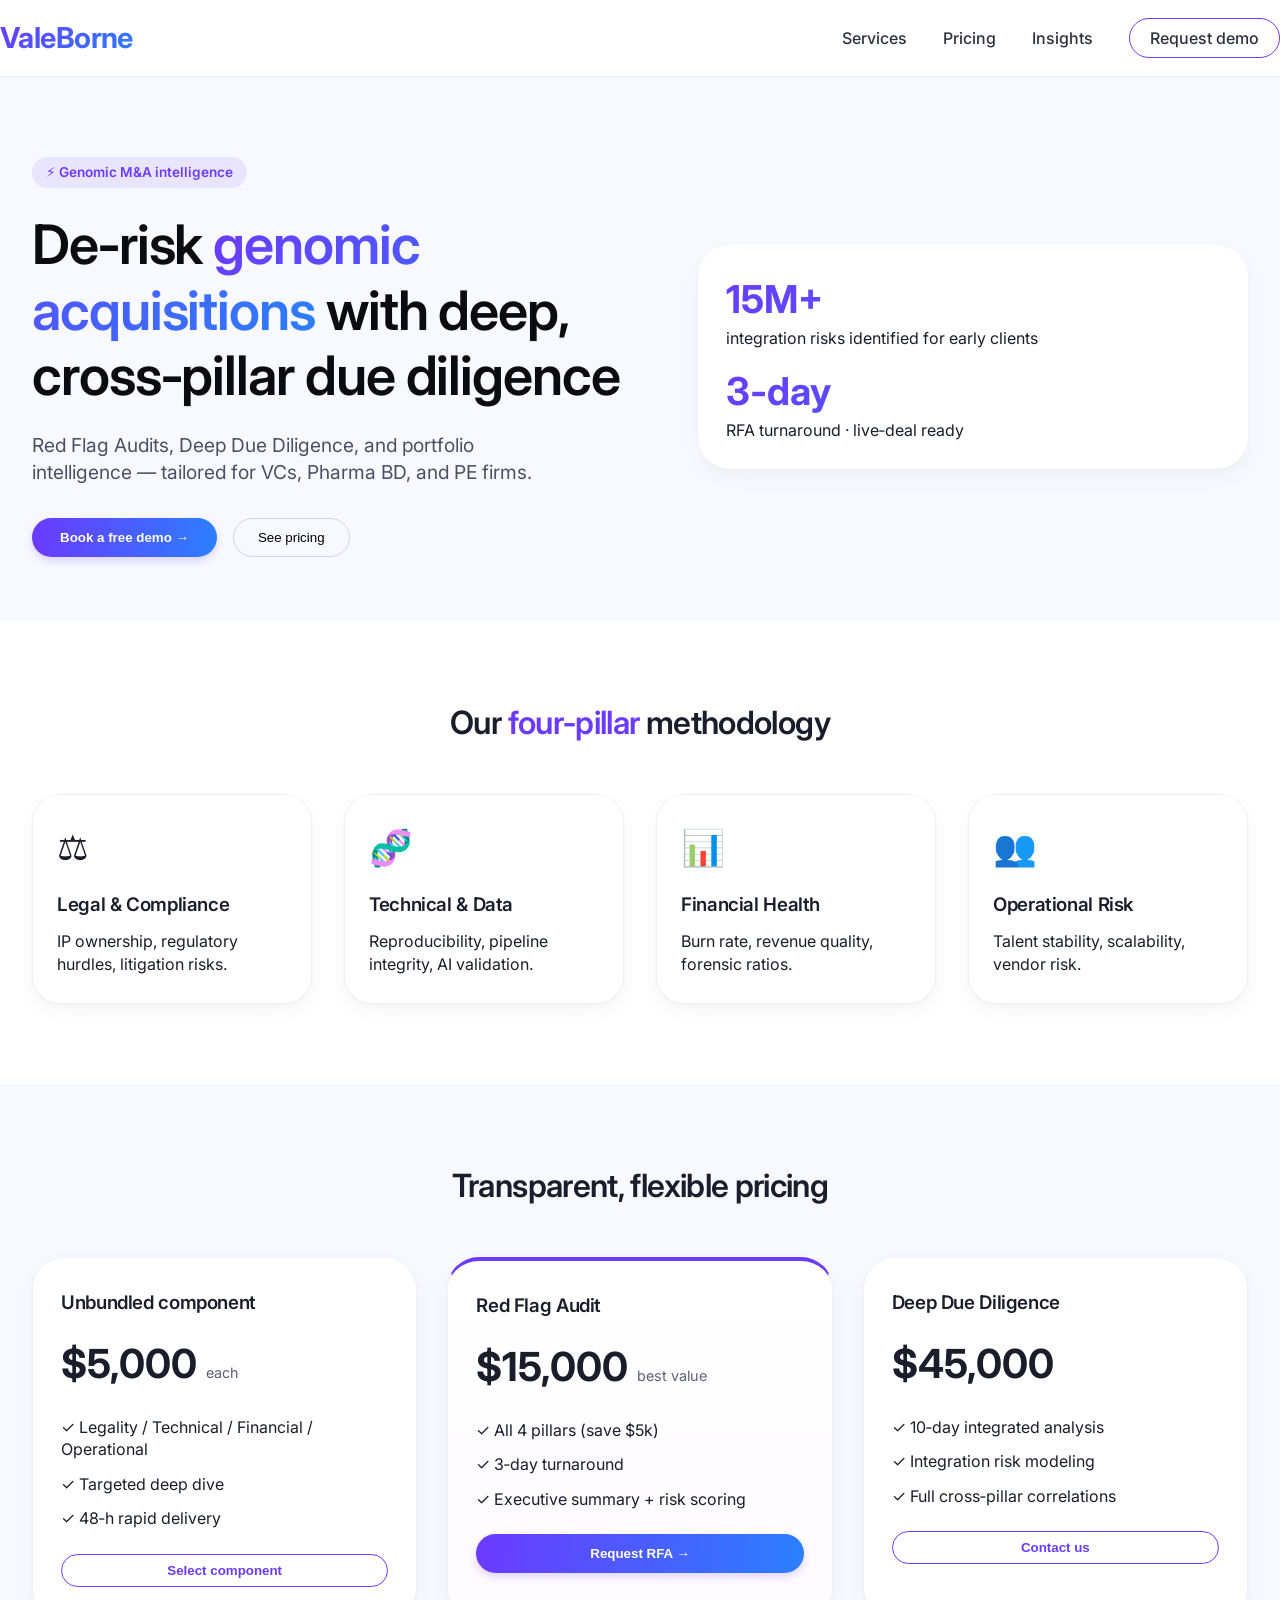
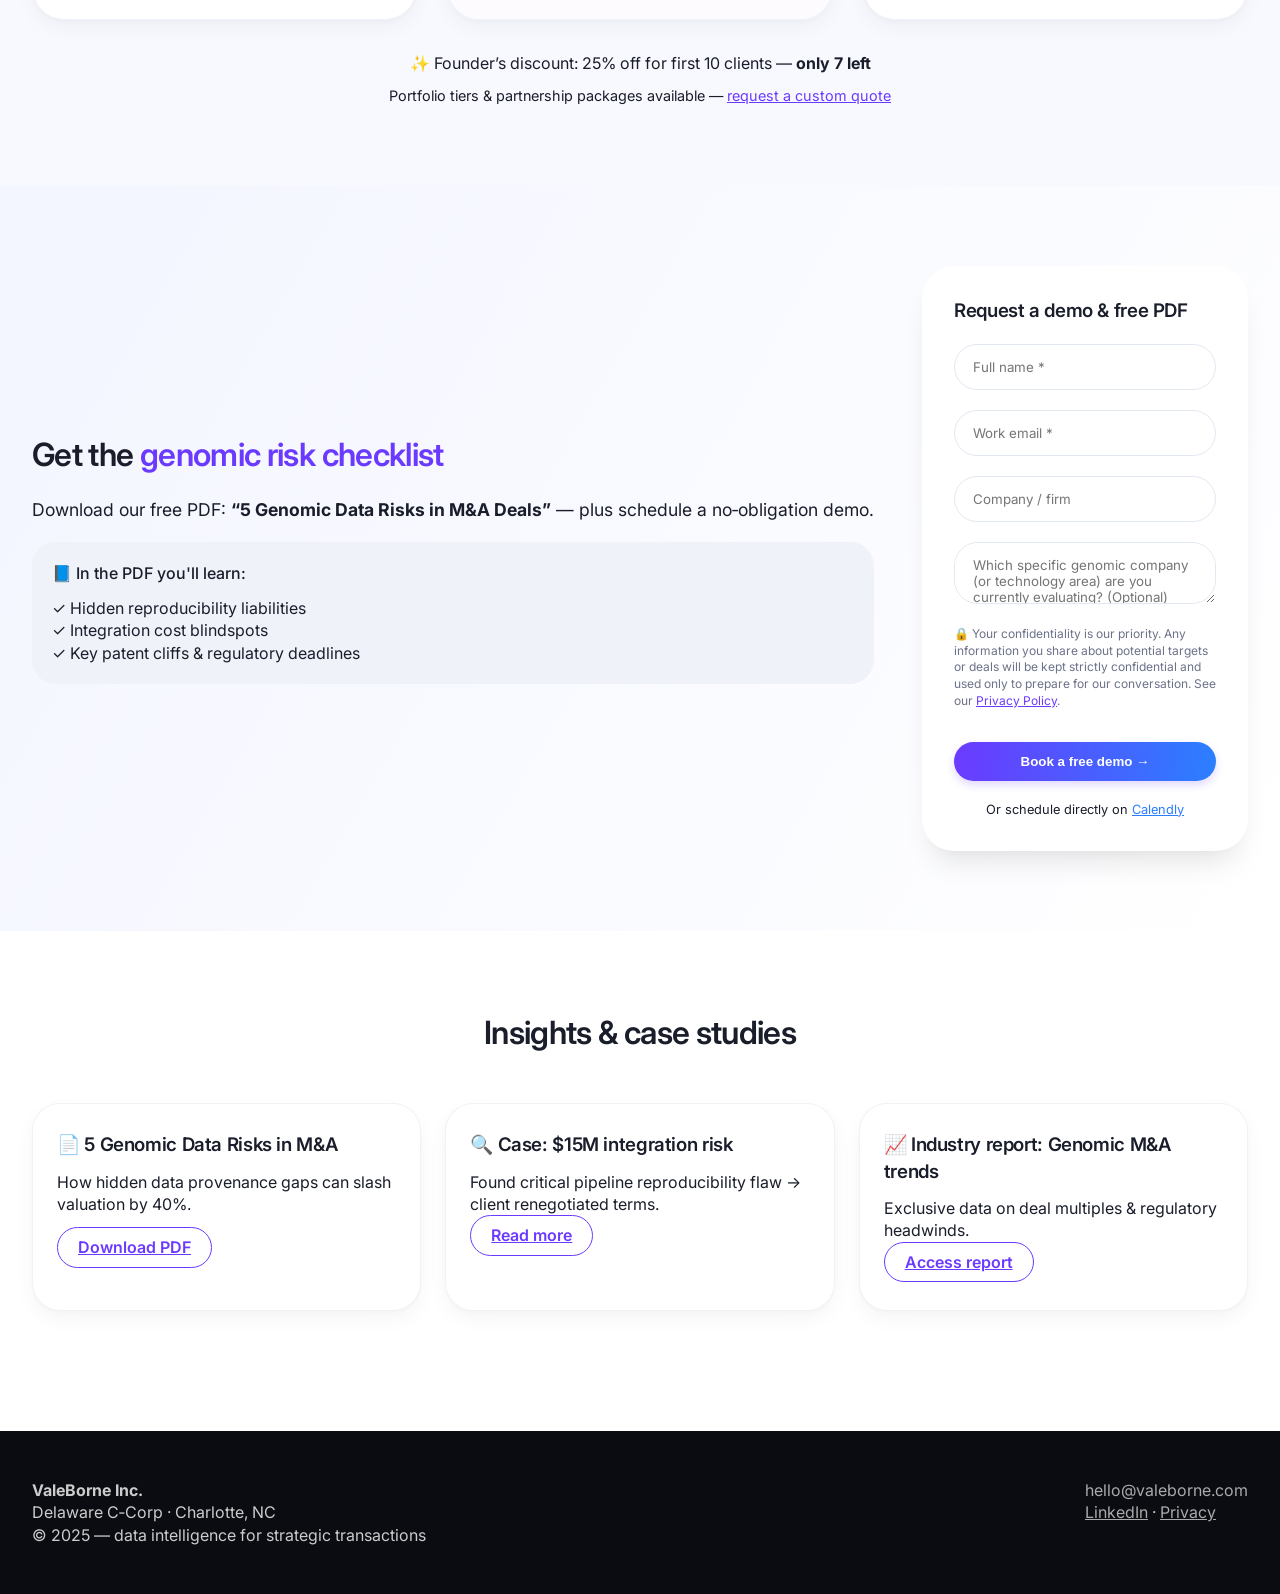
<file: deepseek_html_20260531_deb260.html>
<!DOCTYPE html>
<html lang="en">
<head>
  <meta charset="UTF-8">
  <meta name="viewport" content="width=device-width, initial-scale=1.0, viewport-fit=cover">
  <title>ValeBorne | Genomic M&A Intelligence</title>
  <!-- Google Fonts: clean sans-serif (Inter) and a touch of space for headings -->
  <link href="https://fonts.googleapis.com/css2?family=Inter:opsz,wght@14..32,300;14..32,400;14..32,500;14..32,600;14..32,700&display=swap" rel="stylesheet">
  <style>
    * {
      margin: 0;
      padding: 0;
      box-sizing: border-box;
    }

    body {
      font-family: 'Inter', system-ui, -apple-system, BlinkMacSystemFont, 'Segoe UI', Roboto, Helvetica, sans-serif;
      background-color: #ffffff;
      color: #1a1e2b;
      line-height: 1.4;
      scroll-behavior: smooth;
    }

    /* JetBrains-inspired color palette: deep dark (almost black), electric purple, vivid blue, clean white */
    :root {
      --dark: #0a0c12;
      --dark-muted: #1a1f2e;
      --purple-primary: #6b3aff;
      --purple-glow: #8b5eff;
      --blue-accent: #2b7fff;
      --blue-soft: #5c9eff;
      --gray-bg: #f8f9fe;
      --card-border: rgba(0, 0, 0, 0.05);
      --shadow-sm: 0 8px 20px rgba(0, 0, 0, 0.04), 0 2px 4px rgba(0, 0, 0, 0.02);
      --shadow-hover: 0 20px 30px -12px rgba(0, 0, 0, 0.12), 0 6px 12px -6px rgba(0, 0, 0, 0.02);
    }

    h1, h2, h3, h4 {
      font-weight: 600;
      letter-spacing: -0.02em;
    }

    .container {
      max-width: 1280px;
      margin: 0 auto;
      padding: 0 32px;
    }

    /* header */
    .site-header {
      background: white;
      border-bottom: 1px solid #eef2f6;
      position: sticky;
      top: 0;
      z-index: 100;
      backdrop-filter: blur(4px);
      background: rgba(255,255,255,0.96);
    }
    .header-inner {
      display: flex;
      align-items: center;
      justify-content: space-between;
      padding: 18px 0;
      flex-wrap: wrap;
      gap: 16px;
    }
    .logo {
      font-size: 1.8rem;
      font-weight: 700;
      letter-spacing: -0.02em;
      background: linear-gradient(135deg, var(--purple-primary) 0%, var(--blue-accent) 100%);
      background-clip: text;
      -webkit-background-clip: text;
      color: transparent;
    }
    .nav-links {
      display: flex;
      gap: 36px;
      align-items: center;
    }
    .nav-links a {
      text-decoration: none;
      font-weight: 500;
      color: #2c313d;
      transition: color 0.2s;
    }
    .nav-links a:hover {
      color: var(--purple-primary);
    }
    .btn-outline {
      border: 1px solid var(--purple-primary);
      background: transparent;
      padding: 8px 20px;
      border-radius: 100px;
      font-weight: 600;
      color: var(--purple-primary);
      transition: all 0.2s;
      cursor: pointer;
    }
    .btn-outline:hover {
      background: var(--purple-primary);
      color: white;
      border-color: var(--purple-primary);
    }
    .btn-primary {
      background: linear-gradient(95deg, var(--purple-primary) 0%, var(--blue-accent) 100%);
      border: none;
      padding: 12px 28px;
      border-radius: 100px;
      font-weight: 600;
      color: white;
      cursor: pointer;
      transition: transform 0.2s, box-shadow 0.2s;
      box-shadow: 0 4px 8px rgba(107, 58, 255, 0.2);
    }
    .btn-primary:hover {
      transform: translateY(-2px);
      box-shadow: 0 12px 20px -8px rgba(43, 127, 255, 0.4);
    }
    .btn-secondary {
      background: transparent;
      border: 1px solid #cdd5e6;
      padding: 10px 24px;
      border-radius: 100px;
      font-weight: 500;
      transition: all 0.2s;
    }
    .btn-secondary:hover {
      border-color: var(--purple-primary);
      background: #f5f0ff;
    }

    /* hero */
    .hero {
      padding: 80px 0 64px;
      background: var(--gray-bg);
    }
    .hero-grid {
      display: flex;
      align-items: center;
      gap: 48px;
      flex-wrap: wrap;
    }
    .hero-content {
      flex: 1;
    }
    .hero-badge {
      background: #eae5ff;
      display: inline-block;
      padding: 6px 14px;
      border-radius: 40px;
      font-size: 0.85rem;
      font-weight: 600;
      color: var(--purple-primary);
      margin-bottom: 24px;
    }
    .hero h1 {
      font-size: 3.4rem;
      line-height: 1.2;
      margin-bottom: 24px;
      color: var(--dark);
    }
    .hero-highlight {
      background: linear-gradient(120deg, var(--purple-primary), var(--blue-accent));
      background-clip: text;
      -webkit-background-clip: text;
      color: transparent;
    }
    .hero p {
      font-size: 1.2rem;
      color: #4a4f62;
      margin-bottom: 32px;
      max-width: 540px;
    }
    .hero-buttons {
      display: flex;
      gap: 16px;
      flex-wrap: wrap;
    }
    .hero-stats {
      flex: 0.8;
      background: white;
      padding: 28px;
      border-radius: 32px;
      box-shadow: var(--shadow-sm);
    }
    .stat-number {
      font-size: 2.4rem;
      font-weight: 700;
      background: linear-gradient(135deg, var(--purple-primary), var(--blue-accent));
      background-clip: text;
      -webkit-background-clip: text;
      color: transparent;
    }

    /* sections */
    section {
      padding: 80px 0;
    }
    .section-title {
      font-size: 2rem;
      text-align: center;
      margin-bottom: 48px;
    }
    .pillars {
      display: flex;
      flex-wrap: wrap;
      gap: 32px;
      justify-content: center;
    }
    .pillar-card {
      background: white;
      border-radius: 28px;
      padding: 28px 24px;
      flex: 1 1 220px;
      box-shadow: var(--shadow-sm);
      transition: all 0.2s;
      border: 1px solid var(--card-border);
    }
    .pillar-card:hover {
      transform: translateY(-6px);
      box-shadow: var(--shadow-hover);
    }
    .pillar-icon {
      font-size: 2.2rem;
      margin-bottom: 20px;
    }
    .pillar-card h3 {
      margin-bottom: 12px;
    }

    /* pricing table */
    .pricing-grid {
      display: flex;
      flex-wrap: wrap;
      gap: 30px;
      justify-content: center;
    }
    .pricing-card {
      background: white;
      border-radius: 32px;
      padding: 32px 28px;
      flex: 1 1 260px;
      box-shadow: var(--shadow-sm);
      border: 1px solid #eef2fa;
      transition: all 0.2s;
    }
    .pricing-card.featured {
      border-top: 4px solid var(--purple-primary);
      position: relative;
      background: linear-gradient(to bottom, #ffffff, #fefbff);
    }
    .price {
      font-size: 2.5rem;
      font-weight: 700;
      margin: 20px 0 12px;
    }
    .price small {
      font-size: 0.9rem;
      font-weight: 400;
      color: #5c6278;
    }
    .pill-list {
      list-style: none;
      margin: 24px 0;
    }
    .pill-list li {
      margin-bottom: 12px;
      display: flex;
      align-items: center;
      gap: 10px;
    }

    /* lead magnet + form */
    .lead-section {
      background: linear-gradient(120deg, #f3f5ff, #ffffff);
    }
    .flex-2col {
      display: flex;
      flex-wrap: wrap;
      gap: 48px;
      align-items: center;
    }
    .form-card {
      background: white;
      border-radius: 32px;
      padding: 32px;
      box-shadow: var(--shadow-hover);
      flex: 1;
    }
    .form-group {
      margin-bottom: 20px;
    }
    input, select, textarea {
      width: 100%;
      padding: 14px 18px;
      border: 1px solid #e2e8f0;
      border-radius: 24px;
      font-family: inherit;
      transition: 0.2s;
    }
    input:focus, select:focus, textarea:focus {
      outline: none;
      border-color: var(--purple-primary);
      box-shadow: 0 0 0 3px rgba(107,58,255,0.1);
    }
    .confidential-note {
      font-size: 0.75rem;
      color: #6c7289;
      margin-top: 16px;
    }

    footer {
      background: var(--dark);
      color: #ccc;
      padding: 48px 0;
      margin-top: 40px;
    }
    .footer-grid {
      display: flex;
      justify-content: space-between;
      flex-wrap: wrap;
      gap: 32px;
    }
    @media (max-width: 780px) {
      .container { padding: 0 24px; }
      .hero h1 { font-size: 2.5rem; }
      .nav-links { gap: 20px; }
    }
  </style>
</head>
<body>
<header class="site-header">
  <div class="container header-inner">
    <div class="logo">ValeBorne</div>
    <div class="nav-links">
      <a href="#services">Services</a>
      <a href="#pricing">Pricing</a>
      <a href="#insights">Insights</a>
      <a href="#contact" class="btn-outline">Request demo</a>
    </div>
  </div>
</header>

<main>
  <!-- Hero -->
  <section class="hero">
    <div class="container hero-grid">
      <div class="hero-content">
        <div class="hero-badge">⚡ Genomic M&A intelligence</div>
        <h1>De‑risk <span class="hero-highlight">genomic acquisitions</span> with deep, cross‑pillar due diligence</h1>
        <p>Red Flag Audits, Deep Due Diligence, and portfolio intelligence — tailored for VCs, Pharma BD, and PE firms.</p>
        <div class="hero-buttons">
          <button class="btn-primary" id="scrollToDemo">Book a free demo →</button>
          <button class="btn-secondary" id="scrollToPricing">See pricing</button>
        </div>
      </div>
      <div class="hero-stats">
        <div class="stat-number">$15M+</div>
        <div style="margin-bottom: 16px;">integration risks identified for early clients</div>
        <div class="stat-number">3‑day</div>
        <div>RFA turnaround · live‑deal ready</div>
      </div>
    </div>
  </section>

  <!-- four pillars -->
  <section id="services">
    <div class="container">
      <h2 class="section-title">Our <span style="color: var(--purple-primary);">four‑pillar</span> methodology</h2>
      <div class="pillars">
        <div class="pillar-card"><div class="pillar-icon">⚖️</div><h3>Legal & Compliance</h3><p>IP ownership, regulatory hurdles, litigation risks.</p></div>
        <div class="pillar-card"><div class="pillar-icon">🧬</div><h3>Technical & Data</h3><p>Reproducibility, pipeline integrity, AI validation.</p></div>
        <div class="pillar-card"><div class="pillar-icon">📊</div><h3>Financial Health</h3><p>Burn rate, revenue quality, forensic ratios.</p></div>
        <div class="pillar-card"><div class="pillar-icon">👥</div><h3>Operational Risk</h3><p>Talent stability, scalability, vendor risk.</p></div>
      </div>
    </div>
  </section>

  <!-- Pricing table (with unbundled 5k, RFA 15k) -->
  <section id="pricing" style="background: var(--gray-bg);">
    <div class="container">
      <h2 class="section-title">Transparent, flexible pricing</h2>
      <div class="pricing-grid">
        <div class="pricing-card">
          <h3>Unbundled component</h3>
          <div class="price">$5,000 <small>each</small></div>
          <ul class="pill-list">
            <li>✓ Legality / Technical / Financial / Operational</li>
            <li>✓ Targeted deep dive</li>
            <li>✓ 48‑h rapid delivery</li>
          </ul>
          <button class="btn-outline select-component" style="width:100%">Select component</button>
        </div>
        <div class="pricing-card featured">
          <h3>Red Flag Audit</h3>
          <div class="price">$15,000 <small>best value</small></div>
          <ul class="pill-list">
            <li>✓ All 4 pillars (save $5k)</li>
            <li>✓ 3‑day turnaround</li>
            <li>✓ Executive summary + risk scoring</li>
          </ul>
          <button class="btn-primary demo-rfa" style="width:100%">Request RFA →</button>
        </div>
        <div class="pricing-card">
          <h3>Deep Due Diligence</h3>
          <div class="price">$45,000</div>
          <ul class="pill-list"><li>✓ 10‑day integrated analysis</li><li>✓ Integration risk modeling</li><li>✓ Full cross‑pillar correlations</li></ul>
          <button class="btn-outline deep-dd-btn" style="width:100%">Contact us</button>
        </div>
      </div>
      <p style="text-align:center; margin-top: 32px;">✨ Founder’s discount: 25% off for first 10 clients — <strong>only 7 left</strong></p>
      <p style="text-align:center; margin-top: 12px; font-size:0.9rem;">Portfolio tiers & partnership packages available — <a href="#contact" style="color: var(--purple-primary);">request a custom quote</a></p>
    </div>
  </section>

  <!-- lead magnet + demo request with target company field (confidential) -->
  <section id="contact" class="lead-section">
    <div class="container flex-2col">
      <div>
        <h2 style="font-size: 2rem;">Get the <span style="color:var(--purple-primary);">genomic risk checklist</span></h2>
        <p style="margin: 20px 0; font-size:1.1rem;">Download our free PDF: <strong>“5 Genomic Data Risks in M&A Deals”</strong> — plus schedule a no‑obligation demo.</p>
        <div style="background: #f0f2fa; border-radius: 24px; padding: 20px;">
          <p style="font-weight: 500;">📘 In the PDF you'll learn:</p>
          <ul style="margin-top: 12px; list-style: none;">
            <li>✓ Hidden reproducibility liabilities</li>
            <li>✓ Integration cost blindspots</li>
            <li>✓ Key patent cliffs & regulatory deadlines</li>
          </ul>
        </div>
      </div>
      <div class="form-card">
        <h3 style="margin-bottom: 20px;">Request a demo & free PDF</h3>
        <form id="demoForm">
          <div class="form-group"><input type="text" placeholder="Full name *" id="fullname" required></div>
          <div class="form-group"><input type="email" placeholder="Work email *" id="email" required></div>
          <div class="form-group"><input type="text" placeholder="Company / firm" id="company"></div>
          <div class="form-group">
            <textarea rows="2" placeholder="Which specific genomic company (or technology area) are you currently evaluating? (Optional)" id="targetCompany"></textarea>
            <div class="confidential-note">🔒 Your confidentiality is our priority. Any information you share about potential targets or deals will be kept strictly confidential and used only to prepare for our conversation. See our <a href="#" style="color:var(--purple-primary);">Privacy Policy</a>.</div>
          </div>
          <button type="submit" class="btn-primary" style="width:100%; margin-top: 12px;">Book a free demo →</button>
        </form>
        <div style="margin-top: 20px; text-align:center; font-size:0.8rem;">
          Or schedule directly on <a href="#" id="calendlyMock" style="color: var(--blue-accent);">Calendly</a>
        </div>
      </div>
    </div>
  </section>

  <!-- case studies & articles placeholder -->
  <section id="insights">
    <div class="container">
      <h2 class="section-title">Insights & case studies</h2>
      <div class="pillars" style="gap: 24px;">
        <div class="pillar-card" style="flex:1">
          <h3>📄 5 Genomic Data Risks in M&A</h3>
          <p style="margin: 12px 0;">How hidden data provenance gaps can slash valuation by 40%.</p>
          <a href="#" class="btn-outline" style="display:inline-block;">Download PDF</a>
        </div>
        <div class="pillar-card" style="flex:1">
          <h3>🔍 Case: $15M integration risk</h3>
          <p>Found critical pipeline reproducibility flaw → client renegotiated terms.</p>
          <a href="#" class="btn-outline" style="display:inline-block;">Read more</a>
        </div>
        <div class="pillar-card" style="flex:1">
          <h3>📈 Industry report: Genomic M&A trends</h3>
          <p>Exclusive data on deal multiples & regulatory headwinds.</p>
          <a href="#" class="btn-outline" style="display:inline-block;">Access report</a>
        </div>
      </div>
    </div>
  </section>
</main>

<footer>
  <div class="container footer-grid">
    <div><strong>ValeBorne Inc.</strong><br>Delaware C‑Corp · Charlotte, NC<br>© 2025 — data intelligence for strategic transactions</div>
    <div><a href="#" style="color:#aaa; text-decoration:none;">hello@valeborne.com</a><br><a href="#" style="color:#aaa;">LinkedIn</a> · <a href="#" style="color:#aaa;">Privacy</a></div>
  </div>
</footer>

<script>
  (function() {
    // Smooth scroll
    const scrollToDemo = document.getElementById('scrollToDemo');
    const scrollToPricing = document.getElementById('scrollToPricing');
    const contactSection = document.getElementById('contact');
    const pricingSection = document.getElementById('pricing');
    if(scrollToDemo) scrollToDemo.addEventListener('click', (e) => { e.preventDefault(); contactSection?.scrollIntoView({ behavior: 'smooth' }); });
    if(scrollToPricing) scrollToPricing.addEventListener('click', (e) => { e.preventDefault(); pricingSection?.scrollIntoView({ behavior: 'smooth' }); });

    // Form submission (simulate alert, collect values)
    const form = document.getElementById('demoForm');
    if(form) {
      form.addEventListener('submit', (e) => {
        e.preventDefault();
        const name = document.getElementById('fullname')?.value.trim();
        const email = document.getElementById('email')?.value.trim();
        const company = document.getElementById('company')?.value.trim();
        const target = document.getElementById('targetCompany')?.value.trim();
        if(!name || !email) {
          alert('Please provide your name and work email.');
          return;
        }
        // mock success
        alert(`✅ Thanks ${name}! We'll reach out within 24h to schedule a risk-revealing demo.\n${ target ? `We'll prep insights on: ${target.substring(0,60)}` : 'We\'ll prepare a custom demo based on your focus area.' }\n\nYou'll receive the genomic risk checklist via email.`);
        form.reset();
      });
    }

    // simple dynamic stats (JS liveliness)
    const statNumbers = document.querySelectorAll('.stat-number');
    if(statNumbers.length) {
      const animateNumber = (el, target, suffix='') => {
        let current = 0;
        const step = Math.ceil(target / 40);
        const timer = setInterval(() => {
          current += step;
          if(current >= target) {
            el.innerText = target.toLocaleString() + suffix;
            clearInterval(timer);
          } else {
            el.innerText = current.toLocaleString() + suffix;
          }
        }, 20);
      };
      // first stat $15M+, second stat 3-day (static)
      const firstStat = statNumbers[0];
      if(firstStat && firstStat.innerText.includes('$15M')) {
        firstStat.innerText = '$0M';
        animateNumber(firstStat, 15, 'M+');
      }
    }

    // button interactions (demo component selectors)
    const compBtns = document.querySelectorAll('.select-component, .demo-rfa, .deep-dd-btn');
    compBtns.forEach(btn => {
      btn.addEventListener('click', () => {
        const section = document.getElementById('contact');
        if(section) section.scrollIntoView({ behavior: 'smooth' });
        const msg = btn.classList.contains('select-component') ? 'Unbundled component selected — share your focus area in the form.' : 
                    (btn.classList.contains('demo-rfa') ? 'Red Flag Audit — best value. Fill the form to get started.' : 
                    'Deep Due Diligence — we will contact you within a few hours.');
        alert(msg);
      });
    });
    const calendlyMock = document.getElementById('calendlyMock');
    if(calendlyMock) calendlyMock.addEventListener('click', (e) => {
      e.preventDefault();
      alert('Calendly integration ready — direct scheduling link will be provided after request.');
    });
  })();
</script>
</body>
</html>
</file>
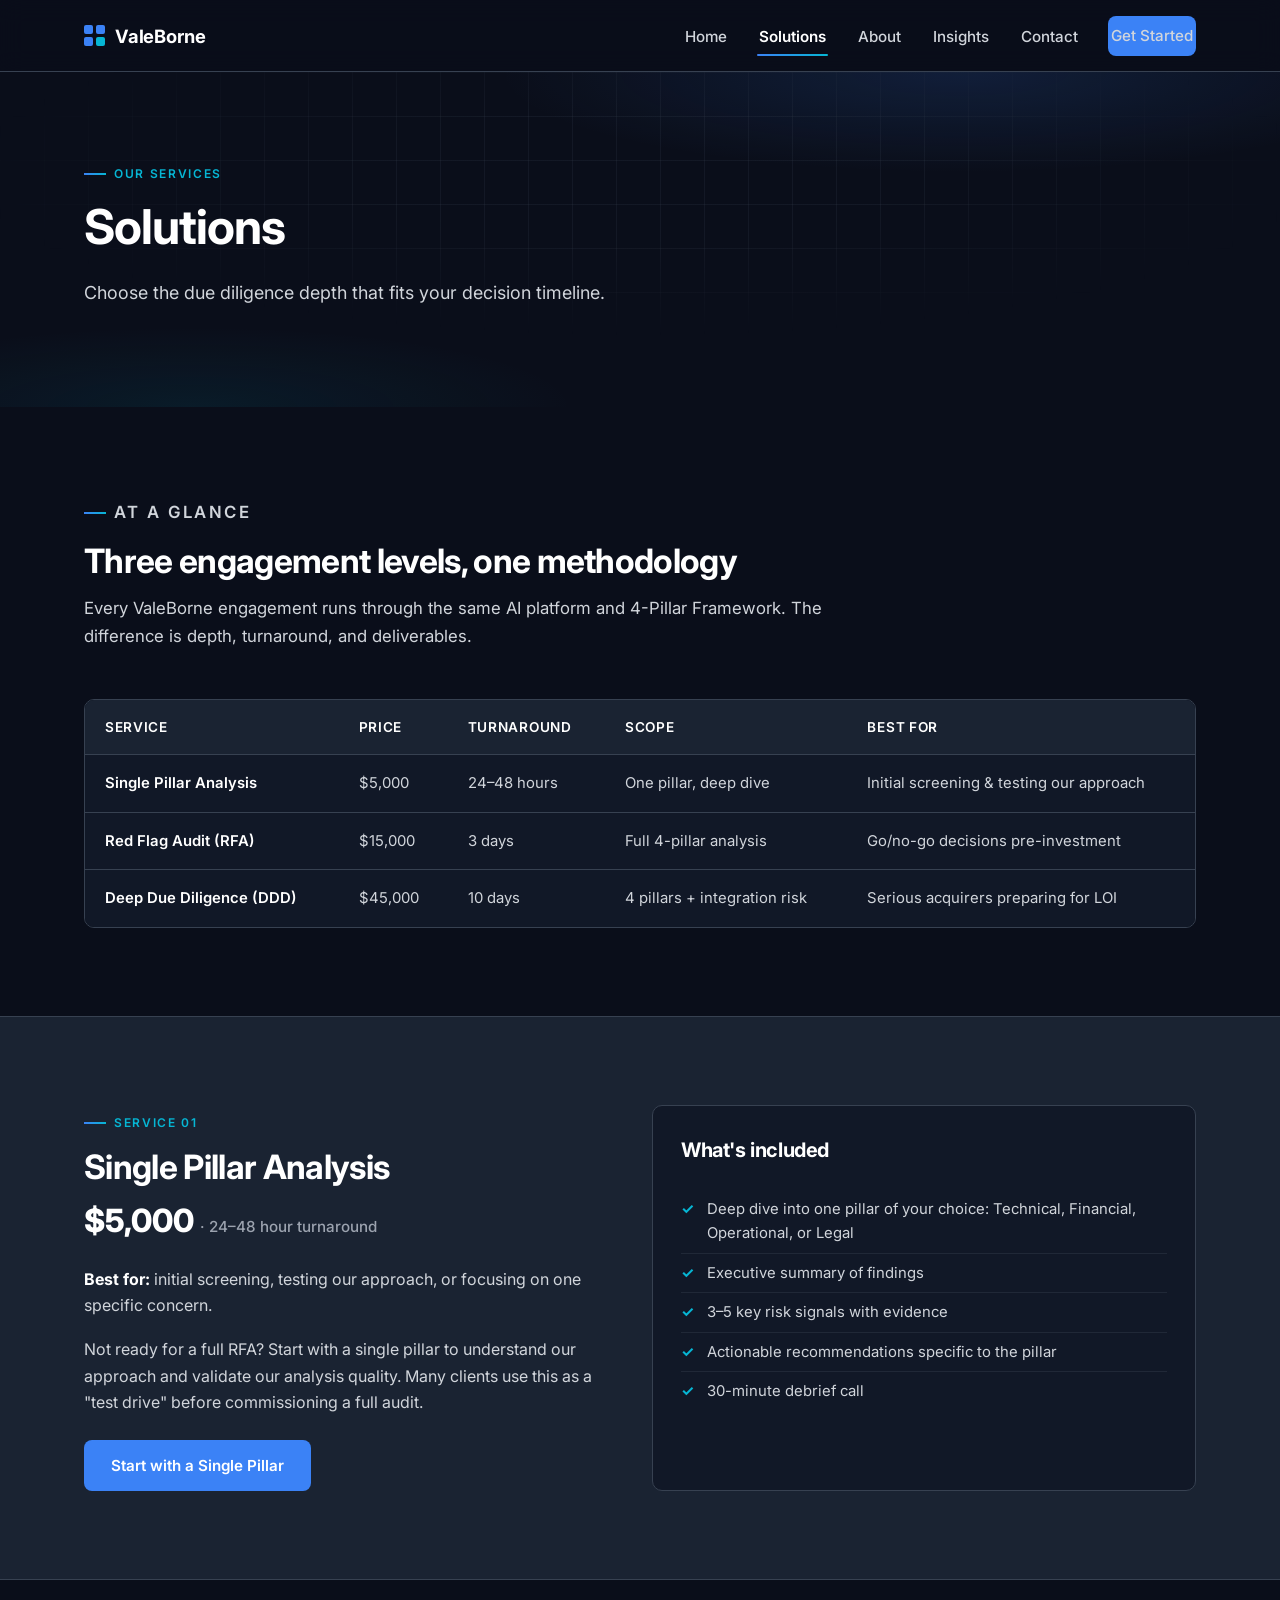
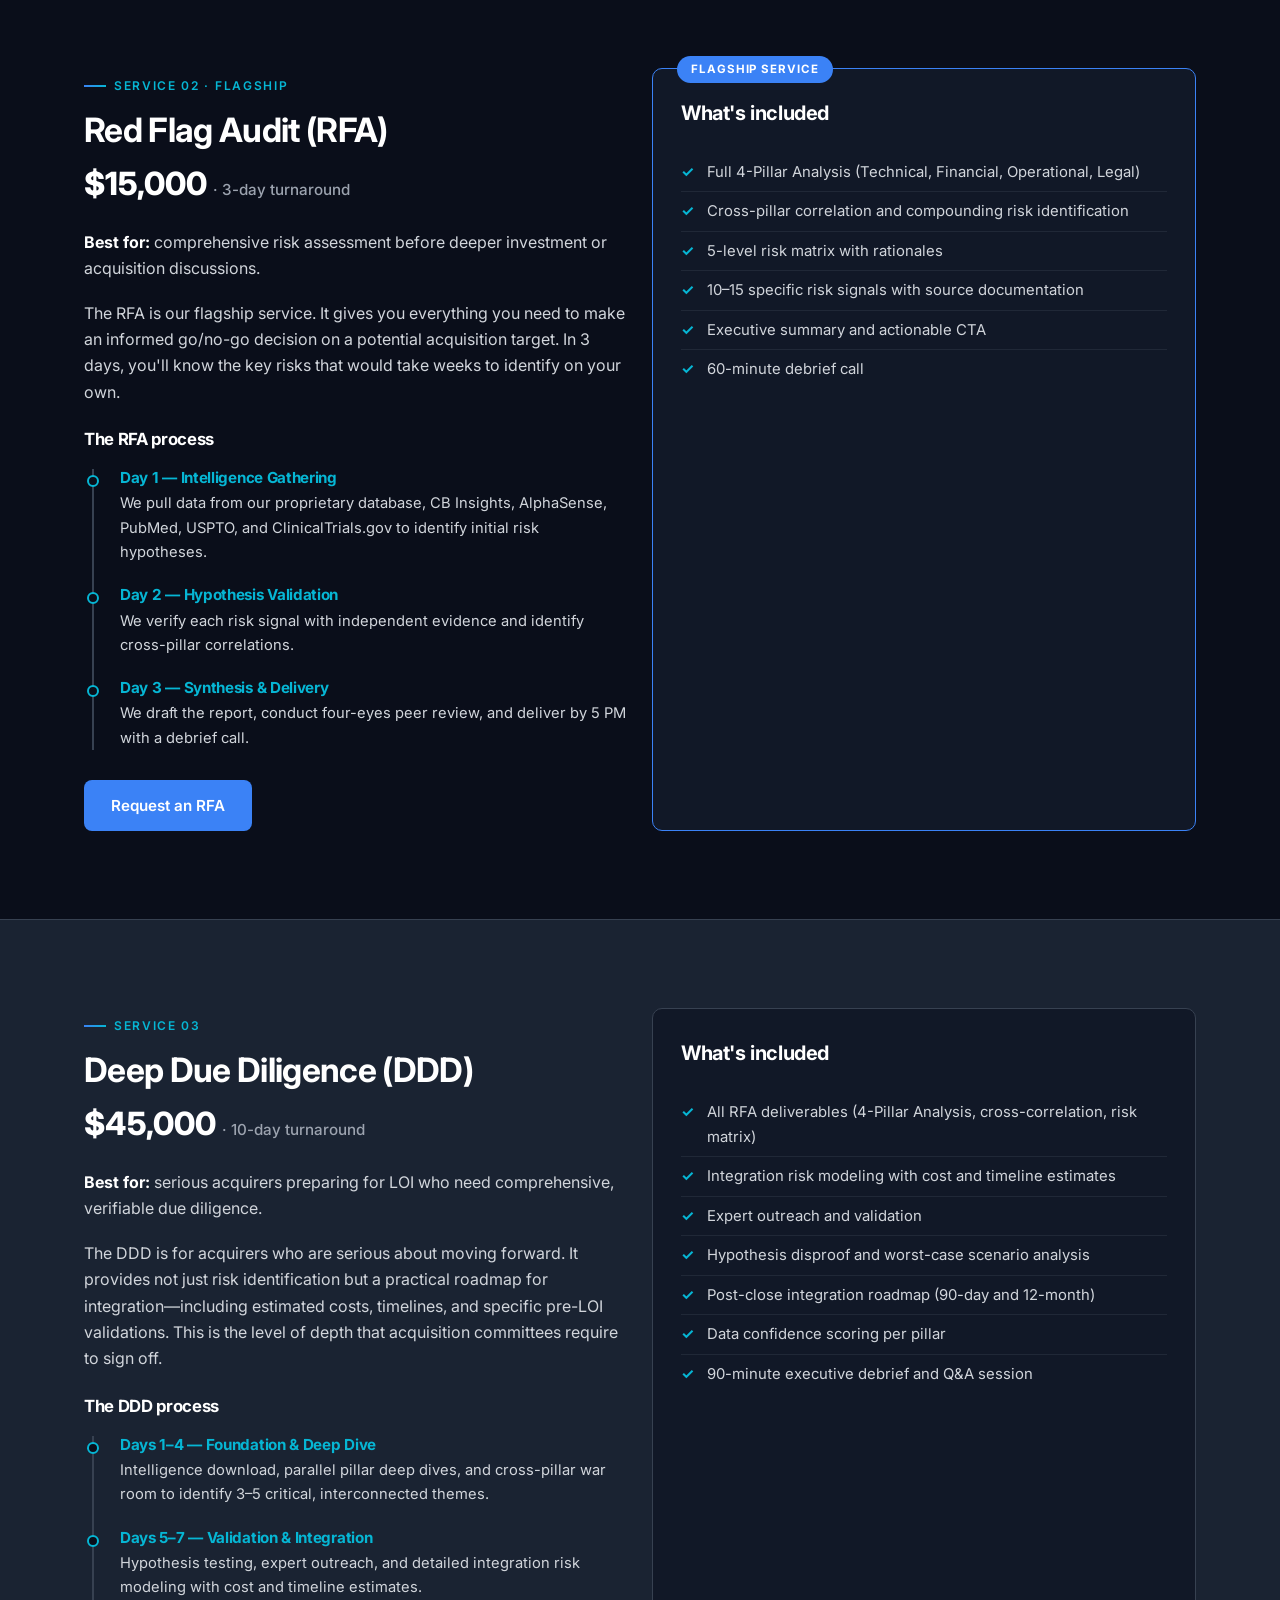
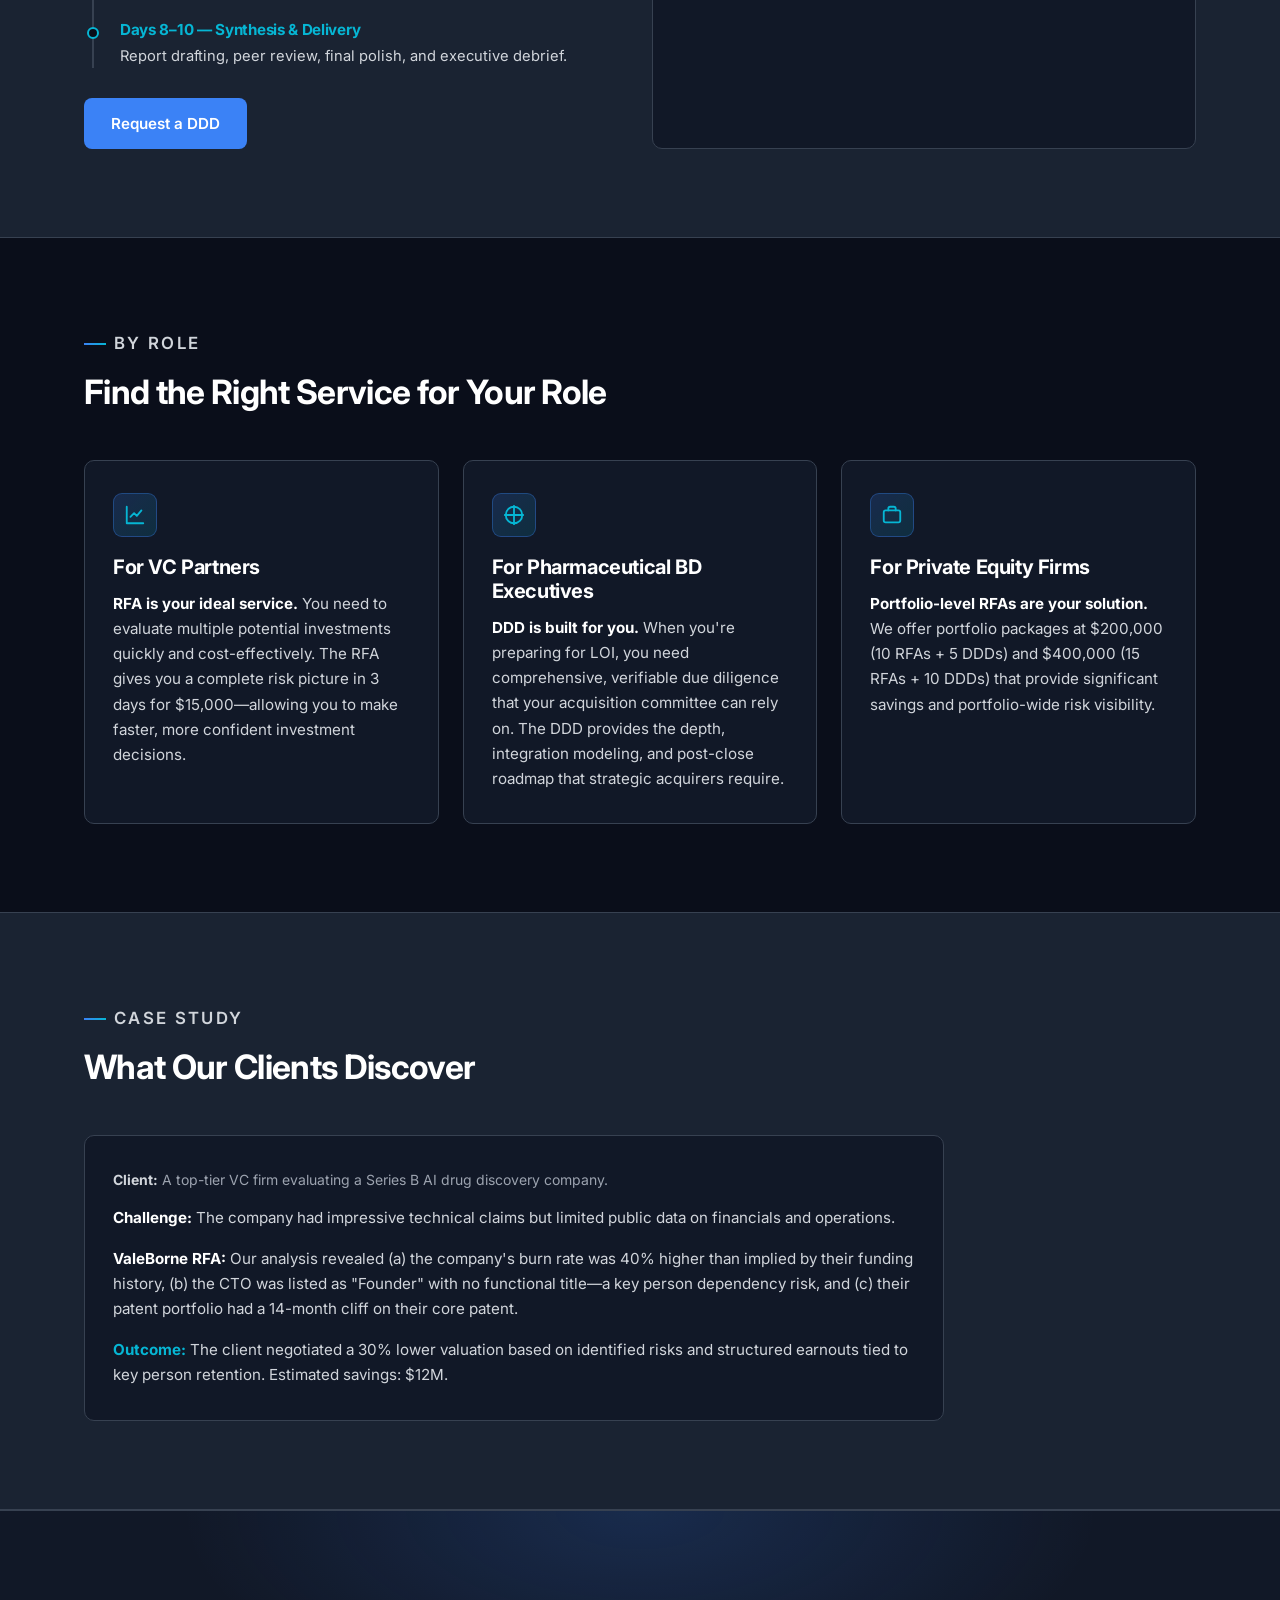
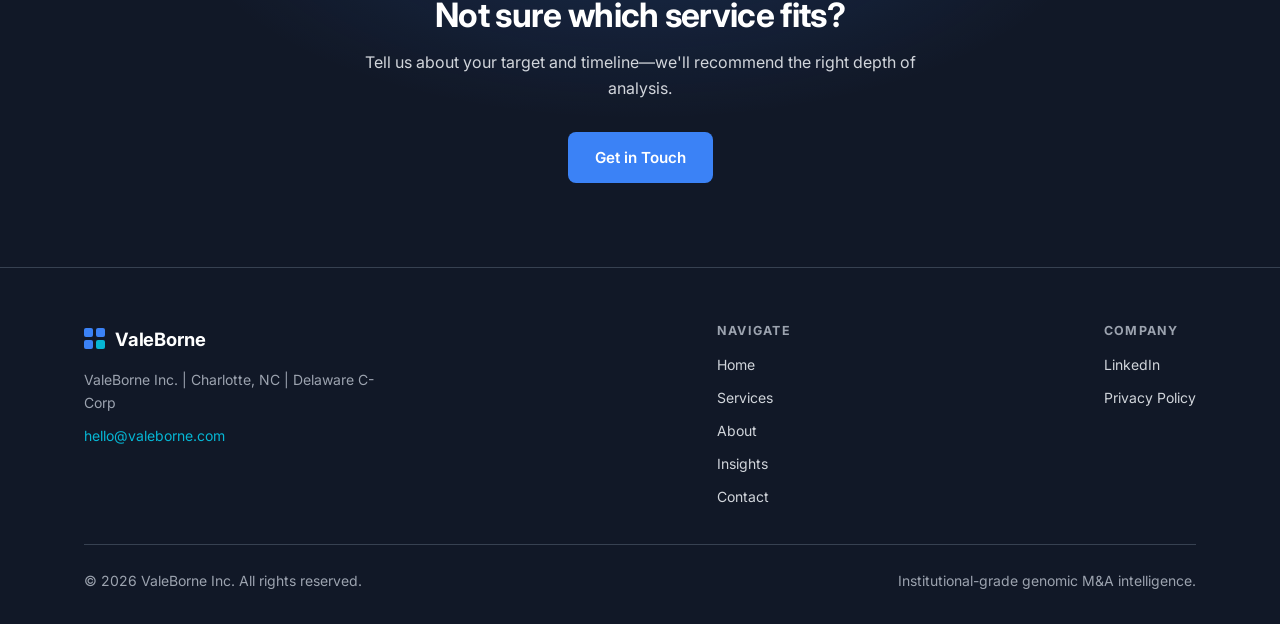
<file: services.html>
<!DOCTYPE html>
<html lang="en">
<head>
  <meta charset="UTF-8">
  <meta name="viewport" content="width=device-width, initial-scale=1.0">
  <title>Solutions | ValeBorne Inc.</title>
  <meta name="description" content="Single Pillar Analysis, Red Flag Audit, and Deep Due Diligence — choose the due diligence depth that fits your decision timeline.">

  <link rel="preconnect" href="https://fonts.googleapis.com">
  <link rel="preconnect" href="https://fonts.gstatic.com" crossorigin>
  <link href="https://fonts.googleapis.com/css2?family=Inter:wght@400;500;600;700;800&display=swap" rel="stylesheet">

  <style>
/* ==========================================================================
   ValeBorne Inc. — Shared Stylesheet
   --------------------------------------------------------------------------
   CUSTOMIZATION: All brand colors, spacing, and type sizes are defined as
   CSS variables in :root below. Change them once, and every page updates.
   ========================================================================== */

:root {
  /* ---- Brand colors (edit here to re-theme the whole site) ---- */
  --bg:          #0A0E1A;   /* Primary dark navy background */
  --bg-2:        #1A2332;   /* Secondary, slightly lighter panels */
  --bg-3:        #111827;   /* Deep charcoal (cards, footer) */
  --accent:      #3B82F6;   /* Slate blue — primary accent / CTAs */
  --accent-2:    #06B6D4;   /* Cyan — secondary accent */
  --text:        #FFFFFF;   /* Primary text */
  --text-2:      #D1D5DB;   /* Secondary text */
  --text-3:      #9CA3AF;   /* Muted text (dates, captions) */
  --border:      #374151;   /* Borders and dividers */

  /* ---- Type scale ---- */
  --font: 'Inter', -apple-system, BlinkMacSystemFont, 'Segoe UI', sans-serif;
  --fs-hero:  clamp(2.2rem, 5vw, 3.6rem);
  --fs-h1:    clamp(2rem, 4vw, 3rem);
  --fs-h2:    clamp(1.5rem, 3vw, 2.1rem);
  --fs-h3:    1.25rem;
  --fs-body:  1rem;
  --fs-small: 0.875rem;

  /* ---- Layout ---- */
  --max-w: 1160px;
  --radius: 10px;
  --header-h: 72px;
}

/* ---- Reset & base ---- */
*, *::before, *::after { box-sizing: border-box; margin: 0; padding: 0; }

html { scroll-behavior: smooth; }

body {
  font-family: var(--font);
  background: var(--bg);
  color: var(--text);
  line-height: 1.65;
  font-size: var(--fs-body);
  -webkit-font-smoothing: antialiased;
}

img { max-width: 100%; display: block; }

a { color: var(--accent-2); text-decoration: none; }
a:hover { text-decoration: underline; }

h1, h2, h3, h4 { line-height: 1.2; font-weight: 700; letter-spacing: -0.02em; }

:focus-visible {
  outline: 2px solid var(--accent-2);
  outline-offset: 3px;
  border-radius: 3px;
}

.container {
  max-width: var(--max-w);
  margin: 0 auto;
  padding: 0 24px;
}

/* Eyebrow label above section headings */
.eyebrow {
  display: inline-flex;
  align-items: center;
  gap: 8px;
  font-size: 0.75rem;
  font-weight: 600;
  letter-spacing: 0.14em;
  text-transform: uppercase;
  color: var(--accent-2);
  margin-bottom: 14px;
}
.eyebrow::before {
  content: "";
  width: 22px; height: 2px;
  background: linear-gradient(90deg, var(--accent), var(--accent-2));
}

/* ==========================================================================
   HEADER & NAVIGATION
   ========================================================================== */
.site-header {
  position: sticky;
  top: 0;
  z-index: 100;
  height: var(--header-h);
  background: rgba(10, 14, 26, 0.85);
  backdrop-filter: blur(12px);
  -webkit-backdrop-filter: blur(12px);
  border-bottom: 1px solid var(--border);
}

.nav-inner {
  height: var(--header-h);
  display: flex;
  align-items: center;
  justify-content: space-between;
  gap: 24px;
}

/* Logo: wordmark + 4-pillar glyph (2x2 grid = the framework) */
.logo {
  display: flex;
  align-items: center;
  gap: 10px;
  font-weight: 700;
  font-size: 1.15rem;
  color: var(--text);
  letter-spacing: -0.01em;
}
.logo:hover { text-decoration: none; }

.logo-mark {
  display: grid;
  grid-template-columns: repeat(2, 9px);
  grid-template-rows: repeat(2, 9px);
  gap: 3px;
}
.logo-mark span { background: var(--accent); border-radius: 2px; }
.logo-mark span:last-child { background: var(--accent-2); }

.nav-links {
  display: flex;
  align-items: center;
  gap: 28px;
  list-style: none;
}
.nav-links a {
  color: var(--text-2);
  font-size: 0.95rem;
  font-weight: 500;
  padding: 6px 2px;
  position: relative;
  transition: color 0.2s ease;
}
.nav-links a:hover { color: var(--text); text-decoration: none; }

/* Current-page indicator */
.nav-links a.active { color: var(--text); font-weight: 600; }
.nav-links a.active::after {
  content: "";
  position: absolute;
  left: 0; right: 0; bottom: -4px;
  height: 2px;
  background: linear-gradient(90deg, var(--accent), var(--accent-2));
  border-radius: 2px;
}

/* Buttons */
.btn {
  display: inline-block;
  padding: 12px 26px;
  border-radius: 8px;
  font-weight: 600;
  font-size: 0.95rem;
  border: 1px solid transparent;
  cursor: pointer;
  transition: transform 0.18s ease, box-shadow 0.18s ease, background 0.18s ease, border-color 0.18s ease;
}
.btn:hover { text-decoration: none; transform: translateY(-2px); }

.btn-primary {
  background: var(--accent);
  color: #fff;
  box-shadow: 0 0 0 rgba(59, 130, 246, 0);
}
.btn-primary:hover {
  background: #2f6fe0;
  box-shadow: 0 8px 24px rgba(59, 130, 246, 0.35);
  color: #fff;
}

.btn-secondary {
  background: transparent;
  color: var(--text);
  border-color: var(--border);
}
.btn-secondary:hover { border-color: var(--accent-2); color: var(--accent-2); }

.btn-nav { padding: 10px 20px; font-size: 0.9rem; }

/* Mobile menu toggle (hidden on desktop) */
.menu-toggle {
  display: none;
  background: none;
  border: 1px solid var(--border);
  border-radius: 8px;
  padding: 8px 10px;
  cursor: pointer;
}
.menu-toggle span {
  display: block;
  width: 20px; height: 2px;
  background: var(--text);
  margin: 4px 0;
  transition: transform 0.25s ease, opacity 0.25s ease;
}
.menu-toggle[aria-expanded="true"] span:nth-child(1) { transform: translateY(6px) rotate(45deg); }
.menu-toggle[aria-expanded="true"] span:nth-child(2) { opacity: 0; }
.menu-toggle[aria-expanded="true"] span:nth-child(3) { transform: translateY(-6px) rotate(-45deg); }

/* ==========================================================================
   PAGE HERO / HEADERS
   ========================================================================== */
.hero {
  position: relative;
  padding: 110px 0 90px;
  overflow: hidden;
  /* Subtle radial glows suggest an intelligence platform, not a brochure */
  background:
    radial-gradient(ellipse 60% 50% at 75% 0%, rgba(59, 130, 246, 0.14), transparent 60%),
    radial-gradient(ellipse 50% 40% at 15% 100%, rgba(6, 182, 212, 0.08), transparent 60%),
    var(--bg);
}

/* Faint data-grid overlay — the site's ambient signature */
.hero::before {
  content: "";
  position: absolute;
  inset: 0;
  background-image:
    linear-gradient(rgba(55, 65, 81, 0.22) 1px, transparent 1px),
    linear-gradient(90deg, rgba(55, 65, 81, 0.22) 1px, transparent 1px);
  background-size: 44px 44px;
  mask-image: radial-gradient(ellipse 70% 65% at 50% 30%, black 30%, transparent 75%);
  -webkit-mask-image: radial-gradient(ellipse 70% 65% at 50% 30%, black 30%, transparent 75%);
  pointer-events: none;
}

.hero .container { position: relative; }

.hero h1 {
  font-size: var(--fs-hero);
  max-width: 820px;
  margin-bottom: 22px;
}
.hero h1 .grad {
  background: linear-gradient(92deg, var(--accent) 0%, var(--accent-2) 100%);
  -webkit-background-clip: text;
  background-clip: text;
  color: transparent;
}

.hero .sub {
  color: var(--text-2);
  font-size: 1.12rem;
  max-width: 680px;
  margin-bottom: 36px;
}

.hero-ctas { display: flex; gap: 14px; flex-wrap: wrap; }

/* Compact hero for interior pages */
.page-hero { padding: 84px 0 64px; }
.page-hero h1 { font-size: var(--fs-h1); }

/* ==========================================================================
   SECTIONS & GENERIC BLOCKS
   ========================================================================== */
.section { padding: 88px 0; }
.section.alt { background: var(--bg-2); border-top: 1px solid var(--border); border-bottom: 1px solid var(--border); }

.section-head { max-width: 760px; margin-bottom: 48px; }
.section-head h2 { font-size: var(--fs-h2); margin-bottom: 14px; }
.section-head p { color: var(--text-2); font-size: 1.05rem; }

/* Stat highlights (home page) */
.stats-grid {
  display: grid;
  grid-template-columns: repeat(4, 1fr);
  gap: 20px;
}
.stat {
  background: var(--bg-3);
  border: 1px solid var(--border);
  border-radius: var(--radius);
  padding: 30px 24px;
  text-align: center;
}
.stat .num {
  font-size: 2rem;
  font-weight: 800;
  letter-spacing: -0.02em;
  background: linear-gradient(92deg, var(--accent), var(--accent-2));
  -webkit-background-clip: text;
  background-clip: text;
  color: transparent;
}
.stat .label { color: var(--text-2); font-size: var(--fs-small); margin-top: 6px; }

/* Generic card grid */
.card-grid { display: grid; gap: 24px; }
.cols-2 { grid-template-columns: repeat(2, 1fr); }
.cols-3 { grid-template-columns: repeat(3, 1fr); }
.cols-4 { grid-template-columns: repeat(4, 1fr); }

.card {
  background: var(--bg-3);
  border: 1px solid var(--border);
  border-radius: var(--radius);
  padding: 32px 28px;
  position: relative;
  transition: transform 0.2s ease, border-color 0.2s ease, box-shadow 0.2s ease;
}
.card:hover {
  transform: translateY(-4px);
  border-color: rgba(59, 130, 246, 0.55);
  box-shadow: 0 14px 34px rgba(0, 0, 0, 0.4);
}

.card h3 { font-size: var(--fs-h3); margin-bottom: 12px; }
.card p { color: var(--text-2); font-size: 0.95rem; }

/* Icon chip used across cards */
.icon-chip {
  width: 44px; height: 44px;
  display: flex;
  align-items: center;
  justify-content: center;
  border-radius: 9px;
  margin-bottom: 18px;
  background: linear-gradient(135deg, rgba(59, 130, 246, 0.18), rgba(6, 182, 212, 0.14));
  border: 1px solid rgba(59, 130, 246, 0.35);
}
.icon-chip svg { width: 22px; height: 22px; stroke: var(--accent-2); }

/* Pillar tag (small numbered label) */
.pillar-tag {
  display: inline-block;
  font-size: 0.72rem;
  font-weight: 700;
  letter-spacing: 0.1em;
  text-transform: uppercase;
  color: var(--accent-2);
  border: 1px solid rgba(6, 182, 212, 0.4);
  border-radius: 999px;
  padding: 3px 12px;
  margin-bottom: 14px;
}

/* ==========================================================================
   SERVICES / PRICING
   ========================================================================== */
.service-card { display: flex; flex-direction: column; }

.service-card .price {
  font-size: 2rem;
  font-weight: 800;
  margin: 8px 0 2px;
}
.service-card .meta { color: var(--text-3); font-size: var(--fs-small); margin-bottom: 18px; }

.service-card ul {
  list-style: none;
  margin: 16px 0 22px;
  flex-grow: 1;
}
.service-card ul li {
  color: var(--text-2);
  font-size: 0.93rem;
  padding: 7px 0 7px 26px;
  position: relative;
  border-bottom: 1px solid rgba(55, 65, 81, 0.4);
}
.service-card ul li:last-child { border-bottom: none; }
.service-card ul li::before {
  content: "✓";
  position: absolute;
  left: 0;
  color: var(--accent-2);
  font-weight: 700;
}

/* Flagship (featured) service */
.service-card.featured { border-color: var(--accent); }
.service-card.featured::before {
  content: "Flagship service";
  position: absolute;
  top: -13px; left: 24px;
  background: var(--accent);
  color: #fff;
  font-size: 0.72rem;
  font-weight: 700;
  letter-spacing: 0.08em;
  text-transform: uppercase;
  padding: 4px 14px;
  border-radius: 999px;
}

/* Comparison table */
.compare-wrap { overflow-x: auto; border: 1px solid var(--border); border-radius: var(--radius); }
table.compare { width: 100%; border-collapse: collapse; min-width: 640px; background: var(--bg-3); }
table.compare th, table.compare td {
  padding: 16px 20px;
  text-align: left;
  font-size: 0.93rem;
  border-bottom: 1px solid var(--border);
}
table.compare th {
  background: var(--bg-2);
  color: var(--text);
  font-weight: 600;
  font-size: 0.85rem;
  letter-spacing: 0.05em;
  text-transform: uppercase;
}
table.compare td { color: var(--text-2); }
table.compare td:first-child { color: var(--text); font-weight: 600; }
table.compare tr:last-child td { border-bottom: none; }

/* Process timeline (day-by-day) */
.timeline { border-left: 2px solid var(--border); margin: 20px 0 6px 8px; }
.timeline .step { position: relative; padding: 0 0 22px 26px; }
.timeline .step:last-child { padding-bottom: 0; }
.timeline .step::before {
  content: "";
  position: absolute;
  left: -7px; top: 6px;
  width: 12px; height: 12px;
  border-radius: 50%;
  background: var(--bg);
  border: 2px solid var(--accent-2);
}
.timeline .step h4 { font-size: 0.95rem; margin-bottom: 4px; color: var(--accent-2); }
.timeline .step p { color: var(--text-2); font-size: 0.92rem; }

/* ==========================================================================
   TEAM
   ========================================================================== */
.team-card { text-align: left; }
.team-card img {
  width: 88px; height: 88px;
  border-radius: 50%;
  border: 2px solid var(--border);
  margin-bottom: 18px;
}
.team-card .role {
  color: var(--accent-2);
  font-size: var(--fs-small);
  font-weight: 600;
  margin-bottom: 12px;
}

/* ==========================================================================
   INSIGHTS / ARTICLES
   ========================================================================== */
.article-card { padding: 0; overflow: hidden; display: flex; flex-direction: column; }
.article-card img { width: 100%; height: 180px; object-fit: cover; }
.article-body { padding: 26px 26px 28px; display: flex; flex-direction: column; flex-grow: 1; }
.article-meta { display: flex; align-items: center; gap: 12px; margin-bottom: 12px; }
.cat-tag {
  font-size: 0.7rem;
  font-weight: 700;
  letter-spacing: 0.08em;
  text-transform: uppercase;
  color: var(--accent);
  background: rgba(59, 130, 246, 0.12);
  border: 1px solid rgba(59, 130, 246, 0.35);
  border-radius: 999px;
  padding: 3px 12px;
}
.article-meta time { color: var(--text-3); font-size: 0.8rem; }
.article-body h3 { font-size: 1.15rem; margin-bottom: 10px; }
.article-body p { flex-grow: 1; margin-bottom: 16px; }
.read-more { font-weight: 600; font-size: 0.9rem; }
.read-more::after { content: " →"; }

/* Newsletter / inline forms */
.inline-form { display: flex; gap: 12px; max-width: 520px; flex-wrap: wrap; }
.inline-form input[type="email"] { flex: 1 1 260px; }

/* ==========================================================================
   FORMS (contact page)
   ========================================================================== */
input, select, textarea {
  width: 100%;
  background: var(--bg-3);
  border: 1px solid var(--border);
  border-radius: 8px;
  color: var(--text);
  font-family: var(--font);
  font-size: 0.95rem;
  padding: 13px 16px;
  transition: border-color 0.2s ease, box-shadow 0.2s ease;
}
input:focus, select:focus, textarea:focus {
  outline: none;
  border-color: var(--accent);
  box-shadow: 0 0 0 3px rgba(59, 130, 246, 0.18);
}
textarea { resize: vertical; min-height: 140px; }
label {
  display: block;
  font-size: var(--fs-small);
  font-weight: 600;
  color: var(--text-2);
  margin-bottom: 7px;
}
.form-row { display: grid; grid-template-columns: 1fr 1fr; gap: 20px; }
.form-group { margin-bottom: 22px; }
.required { color: var(--accent-2); }

.form-note {
  display: none;
  margin-top: 18px;
  padding: 14px 18px;
  border-radius: 8px;
  border: 1px solid rgba(6, 182, 212, 0.5);
  background: rgba(6, 182, 212, 0.08);
  color: var(--text);
  font-size: 0.92rem;
}
.form-note.show { display: block; }

/* ==========================================================================
   CTA BAND
   ========================================================================== */
.cta-band {
  background:
    radial-gradient(ellipse 55% 90% at 50% 0%, rgba(59, 130, 246, 0.18), transparent 65%),
    var(--bg-3);
  border-top: 1px solid var(--border);
  text-align: center;
  padding: 84px 0;
}
.cta-band h2 { font-size: var(--fs-h2); margin-bottom: 14px; }
.cta-band p { color: var(--text-2); max-width: 560px; margin: 0 auto 30px; }

/* ==========================================================================
   FOOTER
   ========================================================================== */
.site-footer {
  background: var(--bg-3);
  border-top: 1px solid var(--border);
  padding: 56px 0 32px;
  font-size: var(--fs-small);
  color: var(--text-3);
}
.footer-top {
  display: flex;
  justify-content: space-between;
  gap: 40px;
  flex-wrap: wrap;
  margin-bottom: 36px;
}
.footer-brand { max-width: 320px; }
.footer-brand .logo { margin-bottom: 14px; }
.footer-nav ul { list-style: none; display: flex; flex-direction: column; gap: 10px; }
.footer-nav a { color: var(--text-2); }
.footer-nav a:hover { color: var(--accent-2); }
.footer-nav h4 {
  font-size: 0.78rem;
  text-transform: uppercase;
  letter-spacing: 0.1em;
  color: var(--text-3);
  margin-bottom: 14px;
}
.footer-bottom {
  border-top: 1px solid var(--border);
  padding-top: 24px;
  display: flex;
  justify-content: space-between;
  gap: 16px;
  flex-wrap: wrap;
}

/* ==========================================================================
   SCROLL-TRIGGERED REVEAL (paired with main.js IntersectionObserver)
   ========================================================================== */
.reveal {
  opacity: 0;
  transform: translateY(22px);
  transition: opacity 0.6s ease, transform 0.6s ease;
}
.reveal.visible { opacity: 1; transform: translateY(0); }
/* Optional stagger helpers */
.reveal.d1 { transition-delay: 0.08s; }
.reveal.d2 { transition-delay: 0.16s; }
.reveal.d3 { transition-delay: 0.24s; }

/* Respect users who prefer reduced motion */
@media (prefers-reduced-motion: reduce) {
  html { scroll-behavior: auto; }
  .reveal { opacity: 1; transform: none; transition: none; }
  .btn, .card { transition: none; }
}

/* ==========================================================================
   RESPONSIVE BREAKPOINTS
   ========================================================================== */
@media (max-width: 960px) {
  .cols-4 { grid-template-columns: repeat(2, 1fr); }
  .cols-3 { grid-template-columns: repeat(2, 1fr); }
  .stats-grid { grid-template-columns: repeat(2, 1fr); }
}

@media (max-width: 720px) {
  .section { padding: 64px 0; }
  .hero { padding: 76px 0 60px; }

  /* Mobile navigation: collapses into a dropdown panel */
  .menu-toggle { display: block; }
  .nav-links {
    position: absolute;
    top: var(--header-h);
    left: 0; right: 0;
    flex-direction: column;
    align-items: stretch;
    gap: 0;
    background: var(--bg-3);
    border-bottom: 1px solid var(--border);
    padding: 8px 24px 20px;
    display: none;
  }
  .nav-links.open { display: flex; }
  .nav-links li { border-bottom: 1px solid rgba(55, 65, 81, 0.5); }
  .nav-links li:last-child { border-bottom: none; padding-top: 14px; }
  .nav-links a { display: block; padding: 14px 2px; }
  .nav-links a.active::after { display: none; }
  .nav-links a.active { color: var(--accent-2); }

  .cols-2, .cols-3, .cols-4 { grid-template-columns: 1fr; }
  .form-row { grid-template-columns: 1fr; }
  .stats-grid { grid-template-columns: 1fr 1fr; }
}

@media (max-width: 440px) {
  .stats-grid { grid-template-columns: 1fr; }
}

  </style>
</head>
<body>

  <!-- ================= HEADER ================= -->
  <header class="site-header">
    <div class="container nav-inner">
      <a href="index.html" class="logo" aria-label="ValeBorne home">
        <span class="logo-mark" aria-hidden="true"><span></span><span></span><span></span><span></span></span>
        ValeBorne
      </a>
      <button class="menu-toggle" aria-expanded="false" aria-label="Toggle navigation menu">
        <span></span><span></span><span></span>
      </button>
      <ul class="nav-links">
        <li><a href="index.html">Home</a></li>
        <li><a href="services.html" class="active" aria-current="page">Solutions</a></li>
        <li><a href="about.html">About</a></li>
        <li><a href="insights.html">Insights</a></li>
        <li><a href="contact.html">Contact</a></li>
        <li><a href="contact.html" class="btn btn-primary btn-nav">Get Started</a></li>
      </ul>
    </div>
  </header>

  <main>

    <!-- ================= PAGE HERO ================= -->
    <section class="hero page-hero">
      <div class="container">
        <p class="eyebrow reveal">Our Services</p>
        <h1 class="reveal">Solutions</h1>
        <p class="sub reveal d1">Choose the due diligence depth that fits your decision timeline.</p>
      </div>
    </section>

    <!-- ================= COMPARISON OVERVIEW ================= -->
    <section class="section">
      <div class="container">
        <div class="section-head reveal">
          <p class="eyebrow">At a Glance</p>
          <h2>Three engagement levels, one methodology</h2>
          <p>Every ValeBorne engagement runs through the same AI platform and 4-Pillar Framework. The difference is depth, turnaround, and deliverables.</p>
        </div>
        <div class="compare-wrap reveal">
          <table class="compare">
            <thead>
              <tr>
                <th scope="col">Service</th>
                <th scope="col">Price</th>
                <th scope="col">Turnaround</th>
                <th scope="col">Scope</th>
                <th scope="col">Best for</th>
              </tr>
            </thead>
            <tbody>
              <tr>
                <td>Single Pillar Analysis</td>
                <td>$5,000</td>
                <td>24–48 hours</td>
                <td>One pillar, deep dive</td>
                <td>Initial screening &amp; testing our approach</td>
              </tr>
              <tr>
                <td>Red Flag Audit (RFA)</td>
                <td>$15,000</td>
                <td>3 days</td>
                <td>Full 4-pillar analysis</td>
                <td>Go/no-go decisions pre-investment</td>
              </tr>
              <tr>
                <td>Deep Due Diligence (DDD)</td>
                <td>$45,000</td>
                <td>10 days</td>
                <td>4 pillars + integration risk</td>
                <td>Serious acquirers preparing for LOI</td>
              </tr>
            </tbody>
          </table>
        </div>
      </div>
    </section>

    <!-- ================= SERVICE 1: SINGLE PILLAR ================= -->
    <section class="section alt" id="single-pillar">
      <div class="container">
        <div class="card-grid cols-2">
          <div class="reveal">
            <p class="eyebrow">Service 01</p>
            <h2 style="font-size:var(--fs-h2); margin-bottom:8px;">Single Pillar Analysis</h2>
            <div style="font-size:2rem; font-weight:800;">$5,000 <span style="font-size:0.95rem; font-weight:500; color:var(--text-3);">· 24–48 hour turnaround</span></div>
            <p style="color:var(--text-2); margin:18px 0;"><strong style="color:var(--text);">Best for:</strong> initial screening, testing our approach, or focusing on one specific concern.</p>
            <p style="color:var(--text-2); margin-bottom:24px;">Not ready for a full RFA? Start with a single pillar to understand our approach and validate our analysis quality. Many clients use this as a "test drive" before commissioning a full audit.</p>
            <a href="contact.html" class="btn btn-primary">Start with a Single Pillar</a>
          </div>
          <div class="card service-card reveal d1">
            <h3>What's included</h3>
            <ul>
              <li>Deep dive into one pillar of your choice: Technical, Financial, Operational, or Legal</li>
              <li>Executive summary of findings</li>
              <li>3–5 key risk signals with evidence</li>
              <li>Actionable recommendations specific to the pillar</li>
              <li>30-minute debrief call</li>
            </ul>
          </div>
        </div>
      </div>
    </section>

    <!-- ================= SERVICE 2: RED FLAG AUDIT ================= -->
    <section class="section" id="rfa">
      <div class="container">
        <div class="card-grid cols-2">
          <div class="reveal">
            <p class="eyebrow">Service 02 · Flagship</p>
            <h2 style="font-size:var(--fs-h2); margin-bottom:8px;">Red Flag Audit (RFA)</h2>
            <div style="font-size:2rem; font-weight:800;">$15,000 <span style="font-size:0.95rem; font-weight:500; color:var(--text-3);">· 3-day turnaround</span></div>
            <p style="color:var(--text-2); margin:18px 0;"><strong style="color:var(--text);">Best for:</strong> comprehensive risk assessment before deeper investment or acquisition discussions.</p>
            <p style="color:var(--text-2); margin-bottom:24px;">The RFA is our flagship service. It gives you everything you need to make an informed go/no-go decision on a potential acquisition target. In 3 days, you'll know the key risks that would take weeks to identify on your own.</p>

            <h3 style="font-size:1.05rem; margin-bottom:6px;">The RFA process</h3>
            <div class="timeline">
              <div class="step">
                <h4>Day 1 — Intelligence Gathering</h4>
                <p>We pull data from our proprietary database, CB Insights, AlphaSense, PubMed, USPTO, and ClinicalTrials.gov to identify initial risk hypotheses.</p>
              </div>
              <div class="step">
                <h4>Day 2 — Hypothesis Validation</h4>
                <p>We verify each risk signal with independent evidence and identify cross-pillar correlations.</p>
              </div>
              <div class="step">
                <h4>Day 3 — Synthesis &amp; Delivery</h4>
                <p>We draft the report, conduct four-eyes peer review, and deliver by 5 PM with a debrief call.</p>
              </div>
            </div>
            <a href="contact.html" class="btn btn-primary" style="margin-top:24px;">Request an RFA</a>
          </div>
          <div class="card service-card featured reveal d1">
            <h3>What's included</h3>
            <ul>
              <li>Full 4-Pillar Analysis (Technical, Financial, Operational, Legal)</li>
              <li>Cross-pillar correlation and compounding risk identification</li>
              <li>5-level risk matrix with rationales</li>
              <li>10–15 specific risk signals with source documentation</li>
              <li>Executive summary and actionable CTA</li>
              <li>60-minute debrief call</li>
            </ul>
          </div>
        </div>
      </div>
    </section>

    <!-- ================= SERVICE 3: DEEP DUE DILIGENCE ================= -->
    <section class="section alt" id="ddd">
      <div class="container">
        <div class="card-grid cols-2">
          <div class="reveal">
            <p class="eyebrow">Service 03</p>
            <h2 style="font-size:var(--fs-h2); margin-bottom:8px;">Deep Due Diligence (DDD)</h2>
            <div style="font-size:2rem; font-weight:800;">$45,000 <span style="font-size:0.95rem; font-weight:500; color:var(--text-3);">· 10-day turnaround</span></div>
            <p style="color:var(--text-2); margin:18px 0;"><strong style="color:var(--text);">Best for:</strong> serious acquirers preparing for LOI who need comprehensive, verifiable due diligence.</p>
            <p style="color:var(--text-2); margin-bottom:24px;">The DDD is for acquirers who are serious about moving forward. It provides not just risk identification but a practical roadmap for integration—including estimated costs, timelines, and specific pre-LOI validations. This is the level of depth that acquisition committees require to sign off.</p>

            <h3 style="font-size:1.05rem; margin-bottom:6px;">The DDD process</h3>
            <div class="timeline">
              <div class="step">
                <h4>Days 1–4 — Foundation &amp; Deep Dive</h4>
                <p>Intelligence download, parallel pillar deep dives, and cross-pillar war room to identify 3–5 critical, interconnected themes.</p>
              </div>
              <div class="step">
                <h4>Days 5–7 — Validation &amp; Integration</h4>
                <p>Hypothesis testing, expert outreach, and detailed integration risk modeling with cost and timeline estimates.</p>
              </div>
              <div class="step">
                <h4>Days 8–10 — Synthesis &amp; Delivery</h4>
                <p>Report drafting, peer review, final polish, and executive debrief.</p>
              </div>
            </div>
            <a href="contact.html" class="btn btn-primary" style="margin-top:24px;">Request a DDD</a>
          </div>
          <div class="card service-card reveal d1">
            <h3>What's included</h3>
            <ul>
              <li>All RFA deliverables (4-Pillar Analysis, cross-correlation, risk matrix)</li>
              <li>Integration risk modeling with cost and timeline estimates</li>
              <li>Expert outreach and validation</li>
              <li>Hypothesis disproof and worst-case scenario analysis</li>
              <li>Post-close integration roadmap (90-day and 12-month)</li>
              <li>Data confidence scoring per pillar</li>
              <li>90-minute executive debrief and Q&amp;A session</li>
            </ul>
          </div>
        </div>
      </div>
    </section>

    <!-- ================= WHO SHOULD USE EACH SERVICE ================= -->
    <section class="section">
      <div class="container">
        <div class="section-head reveal">
          <p class="eyebrow">By Role</p>
          <h2>Find the Right Service for Your Role</h2>
        </div>
        <div class="card-grid cols-3">
          <div class="card reveal">
            <div class="icon-chip" aria-hidden="true">
              <svg viewBox="0 0 24 24" fill="none" stroke-width="2" stroke-linecap="round" stroke-linejoin="round"><path d="M3 3v18h18"/><path d="M7 14l4-4 3 3 5-6"/></svg>
            </div>
            <h3>For VC Partners</h3>
            <p><strong style="color:var(--text);">RFA is your ideal service.</strong> You need to evaluate multiple potential investments quickly and cost-effectively. The RFA gives you a complete risk picture in 3 days for $15,000—allowing you to make faster, more confident investment decisions.</p>
          </div>
          <div class="card reveal d1">
            <div class="icon-chip" aria-hidden="true">
              <svg viewBox="0 0 24 24" fill="none" stroke-width="2" stroke-linecap="round" stroke-linejoin="round"><path d="M12 2v20M2 12h20"/><circle cx="12" cy="12" r="9"/></svg>
            </div>
            <h3>For Pharmaceutical BD Executives</h3>
            <p><strong style="color:var(--text);">DDD is built for you.</strong> When you're preparing for LOI, you need comprehensive, verifiable due diligence that your acquisition committee can rely on. The DDD provides the depth, integration modeling, and post-close roadmap that strategic acquirers require.</p>
          </div>
          <div class="card reveal d2">
            <div class="icon-chip" aria-hidden="true">
              <svg viewBox="0 0 24 24" fill="none" stroke-width="2" stroke-linecap="round" stroke-linejoin="round"><rect x="3" y="7" width="18" height="13" rx="2"/><path d="M8 7V5a2 2 0 0 1 2-2h4a2 2 0 0 1 2 2v2"/></svg>
            </div>
            <h3>For Private Equity Firms</h3>
            <p><strong style="color:var(--text);">Portfolio-level RFAs are your solution.</strong> We offer portfolio packages at $200,000 (10 RFAs + 5 DDDs) and $400,000 (15 RFAs + 10 DDDs) that provide significant savings and portfolio-wide risk visibility.</p>
          </div>
        </div>
      </div>
    </section>

    <!-- ================= CASE STUDY ================= -->
    <section class="section alt">
      <div class="container">
        <div class="section-head reveal">
          <p class="eyebrow">Case Study</p>
          <h2>What Our Clients Discover</h2>
        </div>
        <div class="card reveal" style="max-width:860px;">
          <p style="color:var(--text-3); font-size:var(--fs-small); margin-bottom:14px;"><strong style="color:var(--text-2);">Client:</strong> A top-tier VC firm evaluating a Series B AI drug discovery company.</p>
          <p style="color:var(--text-2); margin-bottom:16px;"><strong style="color:var(--text);">Challenge:</strong> The company had impressive technical claims but limited public data on financials and operations.</p>
          <p style="color:var(--text-2); margin-bottom:16px;"><strong style="color:var(--text);">ValeBorne RFA:</strong> Our analysis revealed (a) the company's burn rate was 40% higher than implied by their funding history, (b) the CTO was listed as "Founder" with no functional title—a key person dependency risk, and (c) their patent portfolio had a 14-month cliff on their core patent.</p>
          <p style="color:var(--text-2);"><strong style="color:var(--accent-2);">Outcome:</strong> The client negotiated a 30% lower valuation based on identified risks and structured earnouts tied to key person retention. Estimated savings: $12M.</p>
        </div>
      </div>
    </section>

    <!-- ================= CTA BAND ================= -->
    <section class="cta-band">
      <div class="container reveal">
        <h2>Not sure which service fits?</h2>
        <p>Tell us about your target and timeline—we'll recommend the right depth of analysis.</p>
        <a href="contact.html" class="btn btn-primary">Get in Touch</a>
      </div>
    </section>

  </main>

  <!-- ================= FOOTER ================= -->
  <footer class="site-footer">
    <div class="container">
      <div class="footer-top">
        <div class="footer-brand">
          <a href="index.html" class="logo">
            <span class="logo-mark" aria-hidden="true"><span></span><span></span><span></span><span></span></span>
            ValeBorne
          </a>
          <p>ValeBorne Inc. | Charlotte, NC | Delaware C-Corp</p>
          <p style="margin-top:10px;"><a href="mailto:hello@valeborne.com">hello@valeborne.com</a></p>
        </div>
        <nav class="footer-nav" aria-label="Footer navigation">
          <h4>Navigate</h4>
          <ul>
            <li><a href="index.html">Home</a></li>
            <li><a href="services.html">Services</a></li>
            <li><a href="about.html">About</a></li>
            <li><a href="insights.html">Insights</a></li>
            <li><a href="contact.html">Contact</a></li>
          </ul>
        </nav>
        <nav class="footer-nav" aria-label="Company links">
          <h4>Company</h4>
          <ul>
            <li><a href="#" rel="noopener">LinkedIn</a></li>
            <li><a href="#">Privacy Policy</a></li>
          </ul>
        </nav>
      </div>
      <div class="footer-bottom">
        <span>© 2026 ValeBorne Inc. All rights reserved.</span>
        <span>Institutional-grade genomic M&amp;A intelligence.</span>
      </div>
    </div>
  </footer>

  <script>
/* ==========================================================================
   ValeBorne Inc. — Shared JavaScript
   Handles: mobile navigation, scroll-triggered reveal animations,
   and demo form submissions (contact + newsletter).
   No frameworks. No dependencies.
   ========================================================================== */

(function () {
  'use strict';

  /* ---- 1. Mobile navigation toggle ---- */
  const toggle = document.querySelector('.menu-toggle');
  const navLinks = document.querySelector('.nav-links');

  if (toggle && navLinks) {
    toggle.addEventListener('click', function () {
      const isOpen = navLinks.classList.toggle('open');
      toggle.setAttribute('aria-expanded', String(isOpen));
    });

    // Close the menu when a link is tapped (mobile UX nicety)
    navLinks.addEventListener('click', function (e) {
      if (e.target.tagName === 'A') {
        navLinks.classList.remove('open');
        toggle.setAttribute('aria-expanded', 'false');
      }
    });
  }

  /* ---- 2. Scroll-triggered reveal animations ----
     Elements with the class .reveal fade/slide in when they enter the
     viewport. Respects prefers-reduced-motion via CSS (see style.css). */
  const revealEls = document.querySelectorAll('.reveal');

  if ('IntersectionObserver' in window && revealEls.length) {
    const observer = new IntersectionObserver(
      function (entries) {
        entries.forEach(function (entry) {
          if (entry.isIntersecting) {
            entry.target.classList.add('visible');
            observer.unobserve(entry.target); // animate once
          }
        });
      },
      { threshold: 0.12 }
    );
    revealEls.forEach(function (el) { observer.observe(el); });
  } else {
    // Fallback for very old browsers: show everything immediately
    revealEls.forEach(function (el) { el.classList.add('visible'); });
  }

  /* ---- 3. Demo form handling ----
     Forms with [data-demo-form] show a confirmation message instead of
     posting anywhere. Replace with a real backend (Formspree, Netlify
     Forms, etc.) before launch — see the README. */
  document.querySelectorAll('form[data-demo-form]').forEach(function (form) {
    form.addEventListener('submit', function (e) {
      e.preventDefault();

      // Basic HTML5 validity check
      if (!form.checkValidity()) {
        form.reportValidity();
        return;
      }

      const note = form.querySelector('.form-note');
      if (note) {
        note.classList.add('show');
        note.setAttribute('role', 'status');
      }
      form.reset();
    });
  });
})();

  </script>
</body>
</html>
</file>
